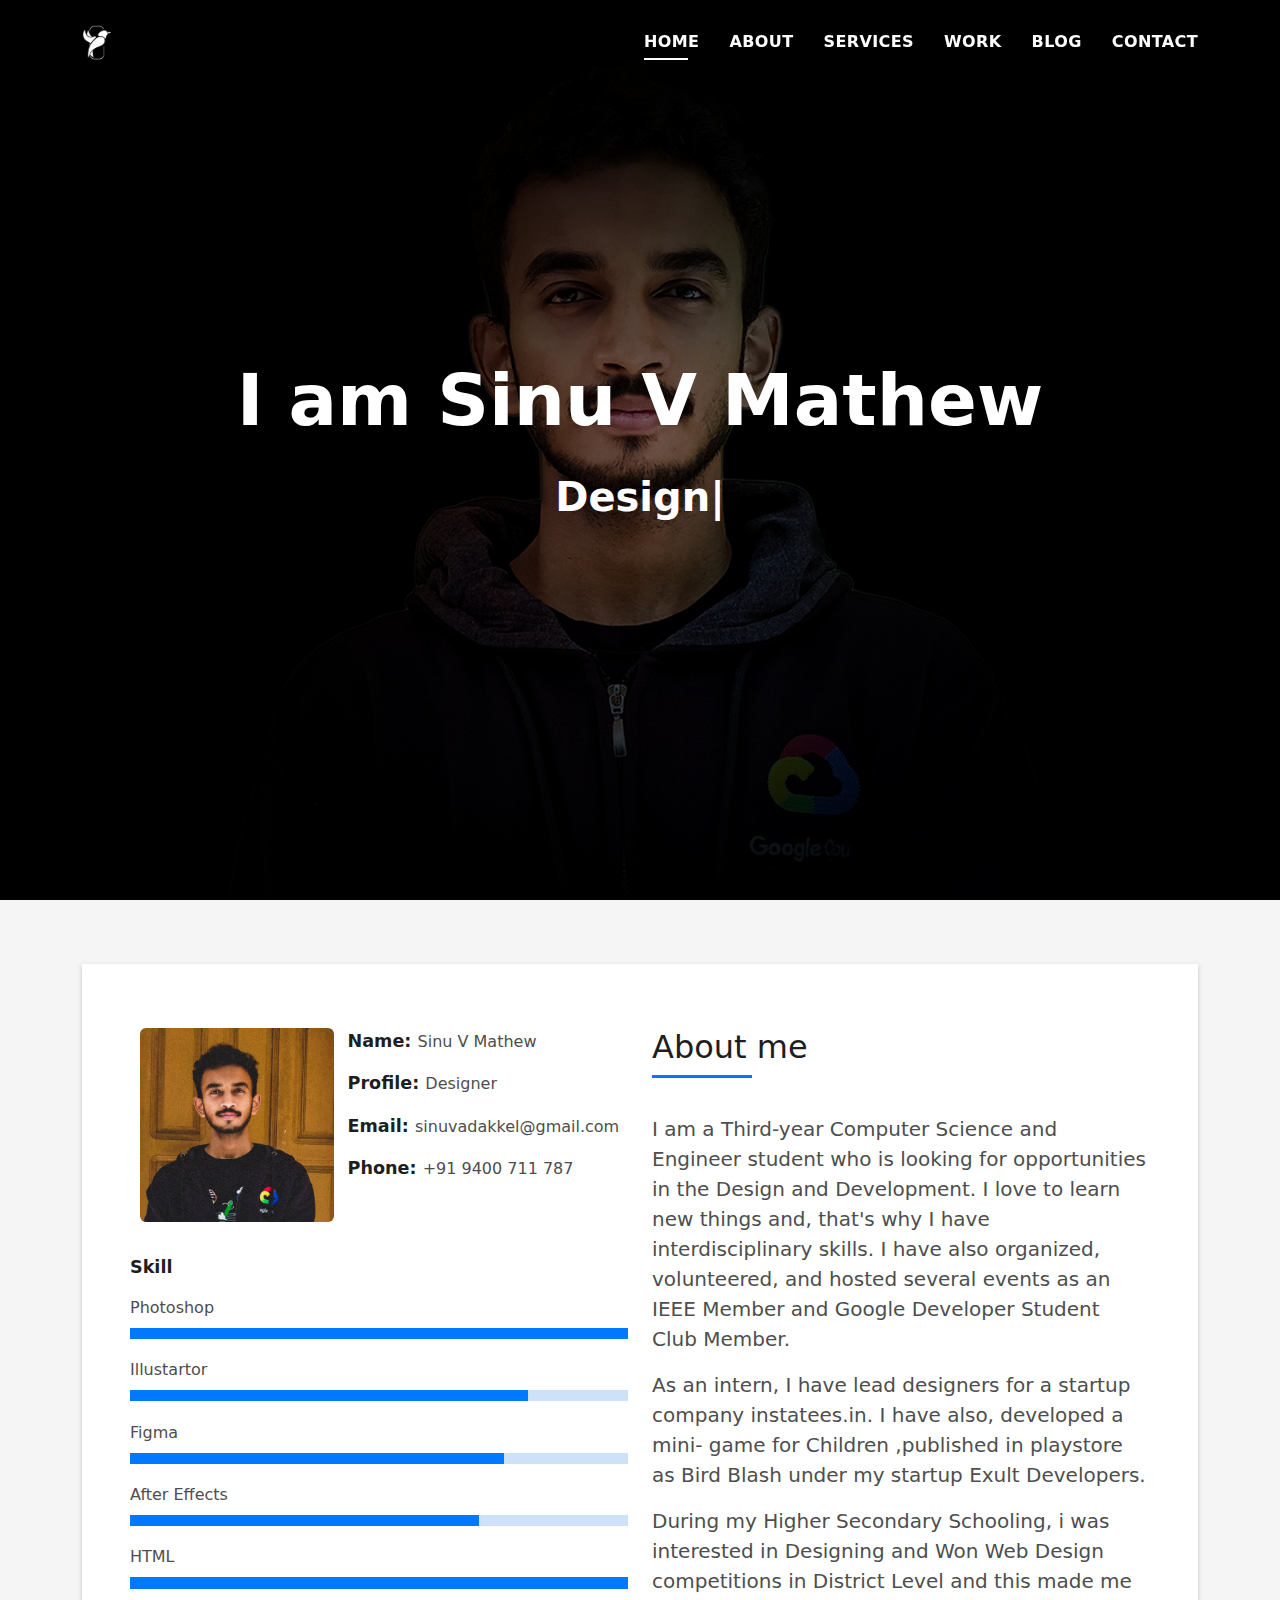
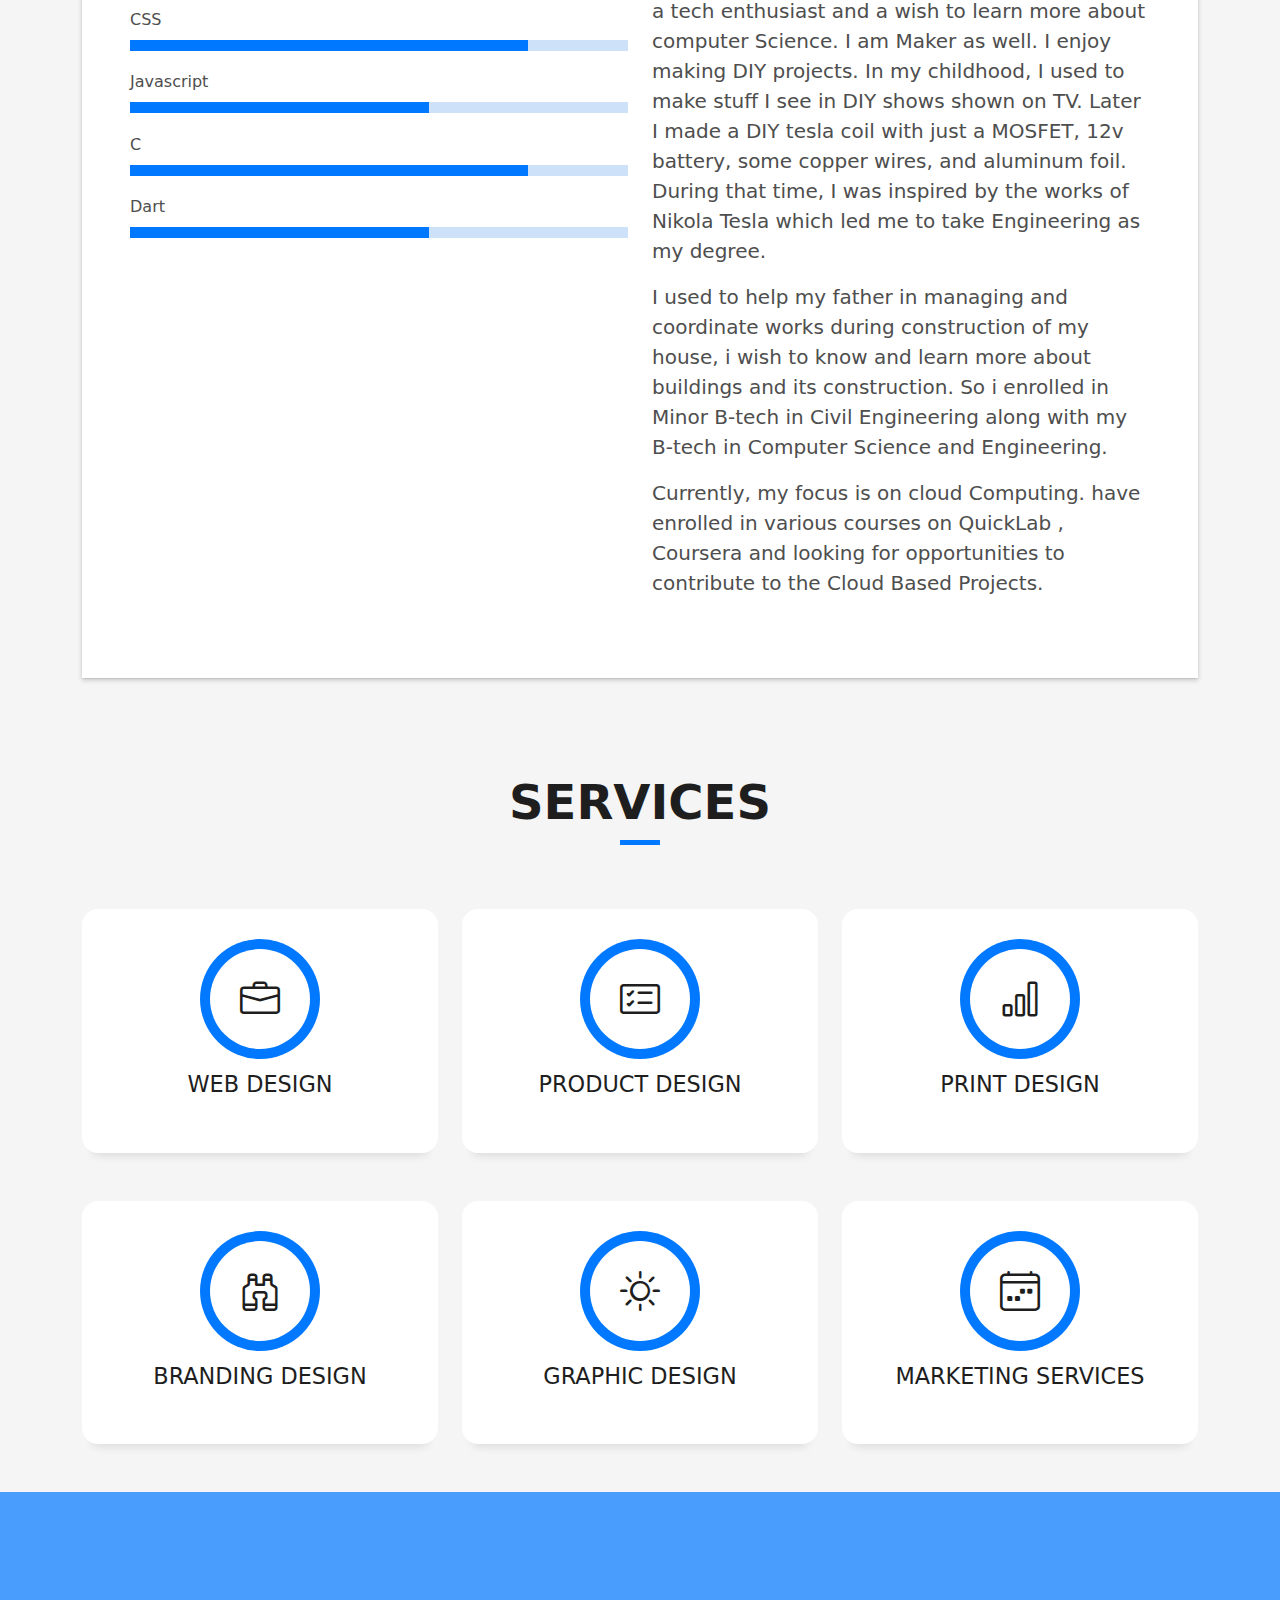
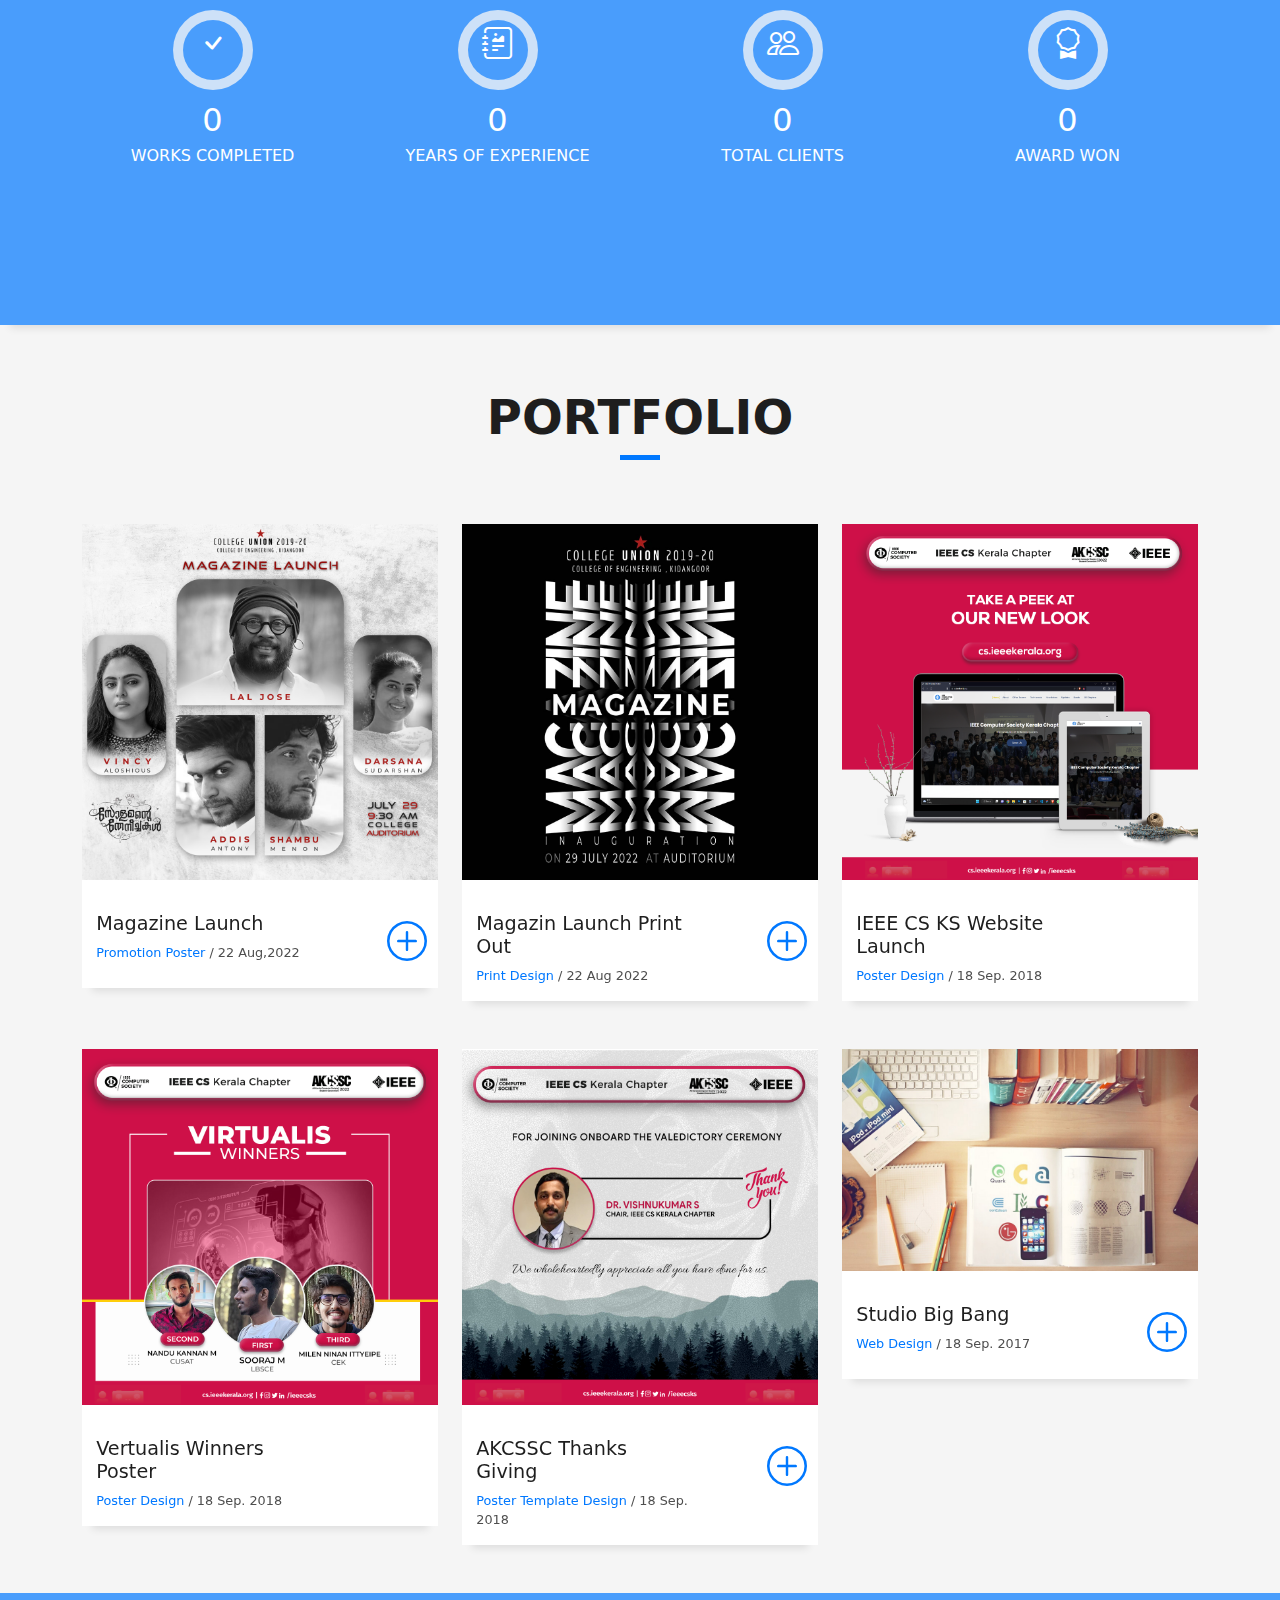
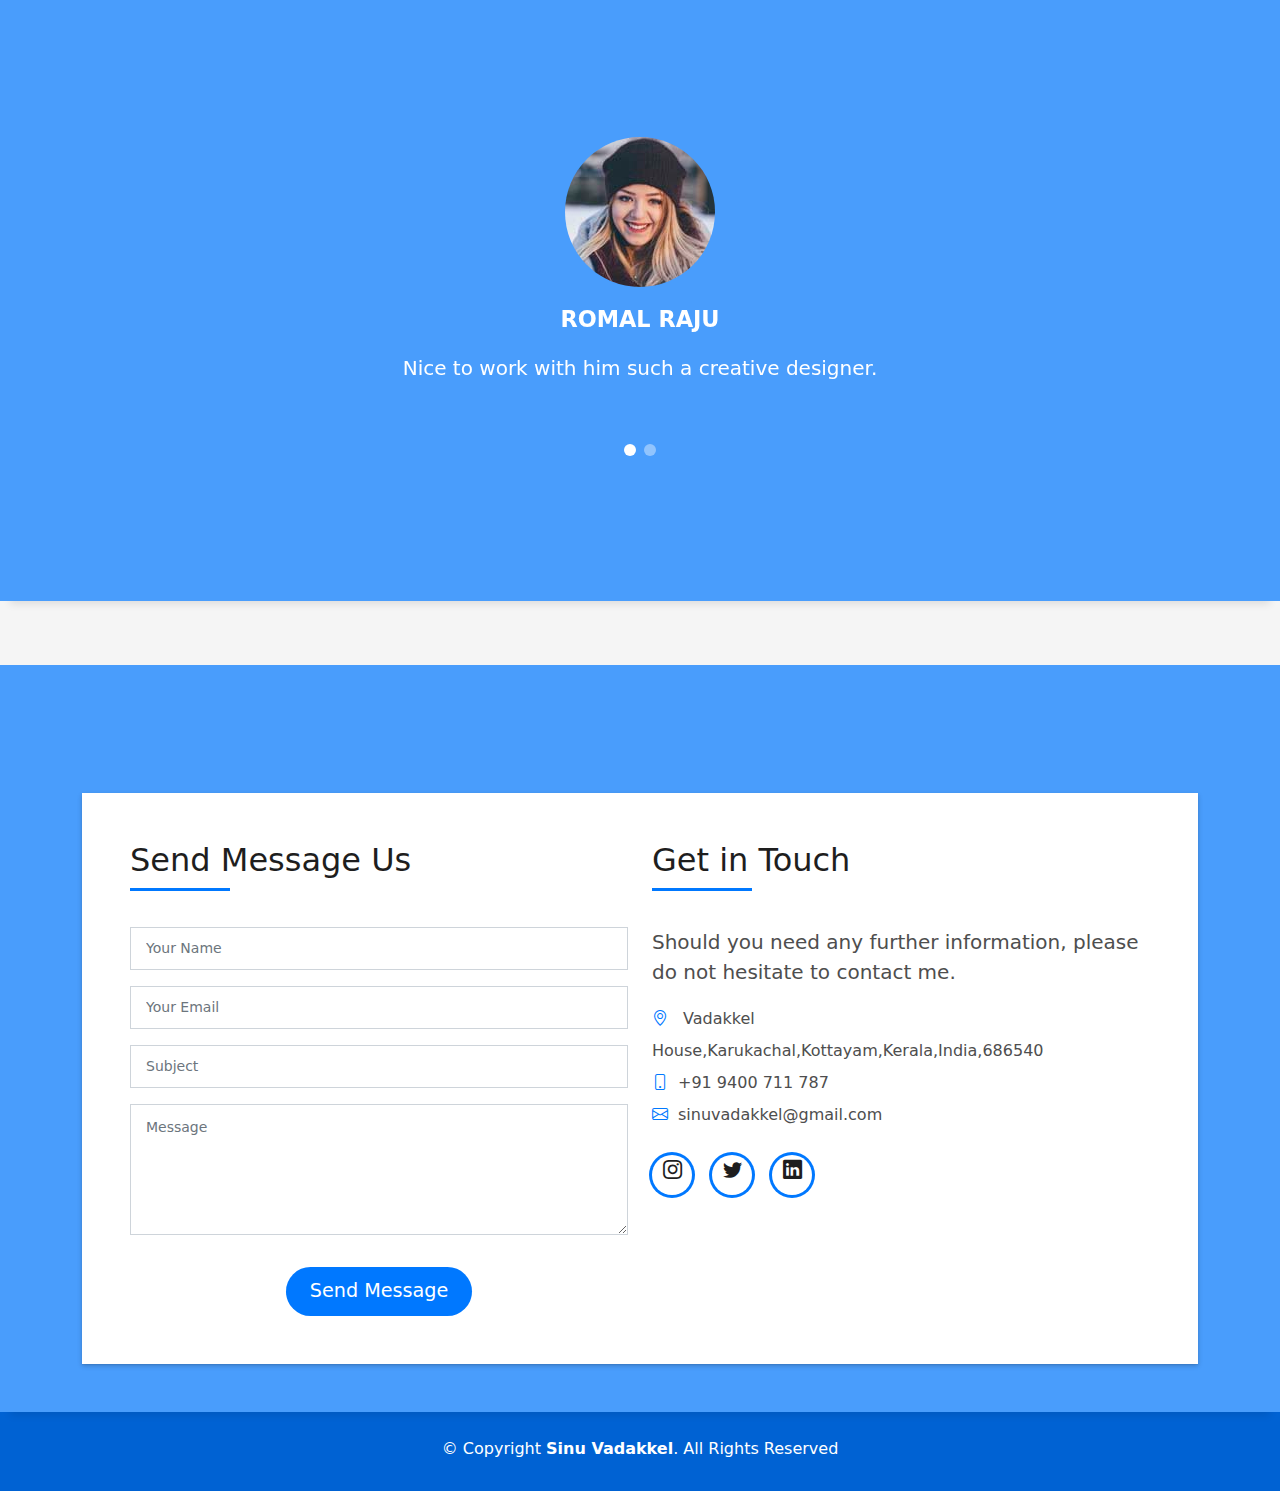
<file: index.html>
<!DOCTYPE html>
<html lang="en">

<head>
  <meta charset="utf-8">
  <meta content="width=device-width, initial-scale=1.0" name="viewport">

  <title>Portfolio of Sinu V Mathew</title>
  <meta content="" name="description">
  <meta content="" name="keywords">

  <!-- Favicons -->
  <link href="assets/img/favicon.png" rel="icon">
  <link href="assets/img/apple-touch-icon.png" rel="apple-touch-icon">

  <!-- Vendor CSS Files -->
  <link href="assets/vendor/bootstrap/css/bootstrap.min.css" rel="stylesheet">
  <link href="assets/vendor/bootstrap-icons/bootstrap-icons.css" rel="stylesheet">
  <link href="assets/vendor/glightbox/css/glightbox.min.css" rel="stylesheet">
  <link href="assets/vendor/swiper/swiper-bundle.min.css" rel="stylesheet">

  <!-- Template Main CSS File -->
  <link href="assets/css/style.css" rel="stylesheet">

  
</head>

<body>

  <!-- ======= Header ======= -->
  <header id="header" class="fixed-top">
    <div class="container d-flex align-items-center justify-content-between">

      
      <a href="index.html" class="logo"><img src="assets/img/logo.png" alt="" class="img-fluid"></a>

      <nav id="navbar" class="navbar">
        <ul>
          <li><a class="nav-link scrollto active" href="#hero">Home</a></li>
          <li><a class="nav-link scrollto" href="#about">About</a></li>
          <li><a class="nav-link scrollto" href="#services">Services</a></li>
          <li><a class="nav-link scrollto " href="#work">Work</a></li>
          <li><a class="nav-link scrollto " href="#blog">Blog</a></li>
          
          <li><a class="nav-link scrollto" href="#contact">Contact</a></li>
        </ul>
        <i class="bi bi-list mobile-nav-toggle"></i>
      </nav><!-- .navbar -->

    </div>
  </header><!-- End Header -->

  <!-- ======= Hero Section ======= -->
  <div id="hero" class="hero route bg-image" style="background-image: url(assets/img/hero.jpg)">
    <div class="overlay-itro"></div>
    <div class="hero-content display-table">
      <div class="table-cell">
        <div class="container">
          <!--<p class="display-6 color-d">Hello, world!</p>-->
          <h1 class="hero-title mb-4">I am Sinu V Mathew</h1>
          <p class="hero-subtitle"><span class="typed" data-typed-items="Designer, Developer, Freelancer, Photographer"></span></p>
          <!-- <p class="pt-3"><a class="btn btn-primary btn js-scroll px-4" href="#about" role="button">Learn More</a></p> -->
        </div>
      </div>
    </div>
  </div><!-- End Hero Section -->

  <main id="main">

    <!-- ======= About Section ======= -->
    <section id="about" class="about-mf sect-pt4 route">
      <div class="container">
        <div class="row">
          <div class="col-sm-12">
            <div class="box-shadow-full">
              <div class="row">
                <div class="col-md-6">
                  <div class="row">
                    <div class="col-sm-6 col-md-5">
                      <div class="about-img">
                        <img src="assets/img/testimonial-2.jpeg" class="img-fluid rounded b-shadow-a" alt="">
                      </div>
                    </div>
                    <div class="col-sm-6 col-md-7">
                      <div class="about-info">
                        <p><span class="title-s">Name: </span> <span>Sinu V Mathew</span></p>
                        <p><span class="title-s">Profile: </span> <span>Designer</span></p>
                        <p><span class="title-s">Email: </span> <span>sinuvadakkel@gmail.com</span></p>
                        <p><span class="title-s">Phone: </span> <span>+91 9400 711 787</span></p>
                      </div>
                    </div>
                  </div>
                  <div class="skill-mf">
                    <p class="title-s">Skill</p>
                    <span>Photoshop</span> <span class="pull-right"></span>
                    <div class="progress">
                      <div class="progress-bar" role="progressbar" style="width: 100%;" aria-valuenow="100" aria-valuemin="0" aria-valuemax="100"></div>
                    </div>
                    
                    <span>Illustartor</span> <span class="pull-right"></span>
                    <div class="progress">
                      <div class="progress-bar" role="progressbar" style="width: 80%;" aria-valuenow="80" aria-valuemin="0" aria-valuemax="100"></div>
                    </div>
                    
                    <span>Figma</span> <span class="pull-right"></span>
                    <div class="progress">
                      <div class="progress-bar" role="progressbar" style="width: 75%" aria-valuenow="75" aria-valuemin="0" aria-valuemax="100"></div>
                    </div>
                    <span>After Effects</span> <span class="pull-right"></span>
                    <div class="progress">
                      <div class="progress-bar" role="progressbar" style="width: 70%;" aria-valuenow="70" aria-valuemin="0" aria-valuemax="100"></div>
                    </div>
                    <span>HTML</span> <span class="pull-right"></span>
                    <div class="progress">
                      <div class="progress-bar" role="progressbar" style="width: 100%" aria-valuenow="100" aria-valuemin="0" aria-valuemax="100"></div>
                    </div>
                    <span>CSS</span> <span class="pull-right"></span>
                    <div class="progress">
                      <div class="progress-bar" role="progressbar" style="width: 80%" aria-valuenow="80" aria-valuemin="0" aria-valuemax="100"></div>
                    </div>
                    <span>Javascript</span> <span class="pull-right"></span>
                    <div class="progress">
                      <div class="progress-bar" role="progressbar" style="width: 60%;" aria-valuenow="60" aria-valuemin="0" aria-valuemax="100"></div>
                    </div>
                    <span>C</span> <span class="pull-right"></span>
                    <div class="progress">
                      <div class="progress-bar" role="progressbar" style="width: 80%;" aria-valuenow="80" aria-valuemin="0" aria-valuemax="100"></div>
                    </div>
                    <span>Dart</span> <span class="pull-right"></span>
                    <div class="progress">
                      <div class="progress-bar" role="progressbar" style="width: 60%" aria-valuenow="60" aria-valuemin="0" aria-valuemax="100"></div>
                    </div>
                  </div>
                </div>
                <div class="col-md-6">
                  <div class="about-me pt-4 pt-md-0">
                    <div class="title-box-2">
                      <h5 class="title-left">
                        About me
                      </h5>
                    </div>
                    <p class="lead">
                      I am a Third-year Computer Science and Engineer student who is looking for opportunities in the Design and Development. 
                      I love to learn new things and, that's why I have interdisciplinary skills. I have also organized, volunteered, 
                      and hosted several events as an IEEE Member and Google Developer Student Club Member.
                    </p>
                    <p class="lead">
                      As an intern, I have lead designers for a startup company instatees.in.
                       I have also, developed a mini- game for Children ,published in playstore as Bird Blash under 
                       my startup Exult Developers.
                      </p>
                    <p class="lead">
                      During my Higher Secondary Schooling, i was interested in Designing and Won Web Design competitions 
                      in District Level and this made me a tech enthusiast and a wish to learn more about computer Science.
                      I am Maker as well. I enjoy making DIY projects. In my childhood, 
                      I used to make stuff I see in DIY shows shown on TV. Later I made a DIY tesla coil with just a MOSFET, 
                      12v battery, some copper wires, and aluminum foil. During that time, 
                      I was inspired by the works of Nikola Tesla which led me to take Engineering as my degree.
                    </p>
                    <p class="lead">
                      I used to help my father in managing and coordinate works during construction of my house, 
                      i wish to know and learn more about buildings and its construction. 
                      So i enrolled in Minor B-tech in Civil Engineering along with my B-tech in Computer Science and Engineering.

                    </p>
                    <p class="lead">
                      Currently, my focus is on cloud Computing. have enrolled in various courses on QuickLab , 
                      Coursera and looking for opportunities to contribute to the Cloud Based Projects.
                    </p>
                  </div>
                </div>
              </div>
            </div>
          </div>
        </div>
      </div>
    </section><!-- End About Section -->

    <!-- ======= Services Section ======= -->
    <section id="services" class="services-mf pt-5 route">
      <div class="container">
        <div class="row">
          <div class="col-sm-12">
            <div class="title-box text-center">
              <h3 class="title-a">
                Services
              </h3>
              
              <div class="line-mf"></div>
            </div>
          </div>
        </div>
        <div class="row">
          <div class="col-md-4">
            <div class="service-box">
              <div class="service-ico">
                <span class="ico-circle"><i class="bi bi-briefcase"></i></span>
              </div>
              <div class="service-content">
                <h2 class="s-title">Web Design</h2>
                
              </div>
            </div>
          </div>
          <div class="col-md-4">
            <div class="service-box">
              <div class="service-ico">
                <span class="ico-circle"><i class="bi bi-card-checklist"></i></span>
              </div>
              <div class="service-content">
                <h2 class="s-title">Product design</h2>
                
              </div>
            </div>
          </div>
          <div class="col-md-4">
            <div class="service-box">
              <div class="service-ico">
                <span class="ico-circle"><i class="bi bi-bar-chart"></i></span>
              </div>
              <div class="service-content">
                <h2 class="s-title">Print design</h2>
                
              </div>
            </div>
          </div>
          <div class="col-md-4">
            <div class="service-box">
              <div class="service-ico">
                <span class="ico-circle"><i class="bi bi-binoculars"></i></span>
              </div>
              <div class="service-content">
                <h2 class="s-title">Branding design</h2>
                
              </div>
            </div>
          </div>
          <div class="col-md-4">
            <div class="service-box">
              <div class="service-ico">
                <span class="ico-circle"><i class="bi bi-brightness-high"></i></span>
              </div>
              <div class="service-content">
                <h2 class="s-title">Graphic Design</h2>
                
              </div>
            </div>
          </div>
          <div class="col-md-4">
            <div class="service-box">
              <div class="service-ico">
                <span class="ico-circle"><i class="bi bi-calendar4-week"></i></span>
              </div>
              <div class="service-content">
                <h2 class="s-title">Marketing Services</h2>
                
              </div>
            </div>
          </div>

          <!-- with discription type
          <div class="col-md-4">
            <div class="service-box">
              <div class="service-ico">
                <span class="ico-circle"><i class="bi bi-binoculars"></i></span>
              </div>
              <div class="service-content">
                <h2 class="s-title">Responsive Design</h2>
                <p class="s-description text-center">
                  Lorem ipsum dolor sit amet consectetur adipisicing elit. Magni adipisci eaque autem fugiat! Quia,
                  provident vitae! Magni
                  tempora perferendis eum non provident.
                </p>
              </div>
            </div>
          </div> -->

        </div>
      </div>
    </section><!-- End Services Section -->

    <!-- ======= Counter Section ======= -->
    <div class="section-counter paralax-mf bg-image" style="background-image: url(assets/img/counters-bg.jpg)">
      <div class="overlay-mf"></div>
      <div class="container position-relative">
        <div class="row">
          <div class="col-sm-3 col-lg-3">
            <div class="counter-box counter-box pt-4 pt-md-0">
              <div class="counter-ico">
                <span class="ico-circle"><i class="bi bi-check"></i></span>
              </div>
              <div class="counter-num">
                <p data-purecounter-start="0" data-purecounter-end="86" data-purecounter-duration="1" class="counter purecounter"></p>
                <span class="counter-text">WORKS COMPLETED</span>
              </div>
            </div>
          </div>
          <div class="col-sm-3 col-lg-3">
            <div class="counter-box pt-4 pt-md-0">
              <div class="counter-ico">
                <span class="ico-circle"><i class="bi bi-journal-richtext"></i></span>
              </div>
              <div class="counter-num">
                <p data-purecounter-start="0" data-purecounter-end="8" data-purecounter-duration="1" class="counter purecounter"></p>
                <span class="counter-text">YEARS OF EXPERIENCE</span>
              </div>
            </div>
          </div>
          <div class="col-sm-3 col-lg-3">
            <div class="counter-box pt-4 pt-md-0">
              <div class="counter-ico">
                <span class="ico-circle"><i class="bi bi-people"></i></span>
              </div>
              <div class="counter-num">
                <p data-purecounter-start="0" data-purecounter-end="21" data-purecounter-duration="1" class="counter purecounter"></p>
                <span class="counter-text">TOTAL CLIENTS</span>
              </div>
            </div>
          </div>
          <div class="col-sm-3 col-lg-3">
            <div class="counter-box pt-4 pt-md-0">
              <div class="counter-ico">
                <span class="ico-circle"><i class="bi bi-award"></i></span>
              </div>
              <div class="counter-num">
                <p data-purecounter-start="0" data-purecounter-end="7" data-purecounter-duration="1" class="counter purecounter"></p>
                <span class="counter-text">AWARD WON</span>
              </div>
            </div>
          </div>
        </div>
      </div>
    </div><!-- End Counter Section -->

    <!-- ======= Portfolio Section ======= -->
    <section id="work" class="portfolio-mf sect-pt4 route">
      <div class="container">
        <div class="row">
          <div class="col-sm-12">
            <div class="title-box text-center">
              <h3 class="title-a">
                Portfolio
              </h3>
              
              <div class="line-mf"></div>
            </div>
          </div>
        </div>
        <div class="row">

          <div class="col-md-4">
            <div class="work-box">
              <a href="mag.html" data-gallery="portfolioGallery" >
                <div class="work-img">
                  <img src="assets/img/work-1.png" alt="" class="img-fluid">
                </div>
              </a>
              <div class="work-content">
                <div class="row">
                  <div class="col-sm-8">
                    <h2 class="w-title">Magazine Launch</h2>
                    <div class="w-more">
                      <span class="w-ctegory">Promotion Poster</span> / <span class="w-date">22 Aug,2022</span>
                    </div>
                  </div>
                  <div class="col-sm-4">
                    <div class="w-like">
                      <a href="mag.html"> <span class="bi bi-plus-circle"></span></a>
                    </div>
                  </div>
                </div>
              </div>
            </div>
          </div>

          <div class="col-md-4">
            <div class="work-box">
              <a href="magprint.html" data-gallery="portfolioGallery" >
                <div class="work-img">
                  <img src="assets/img/work-2.png" alt="" class="img-fluid">
                </div>
              </a>
              <div class="work-content">
                <div class="row">
                  <div class="col-sm-8">
                    <h2 class="w-title">Magazin Launch Print Out</h2>
                    <div class="w-more">
                      <span class="w-ctegory">Print Design</span> / <span class="w-date">22 Aug 2022</span>
                    </div>
                  </div>
                  <div class="col-sm-4">
                    <div class="w-like">
                      <a href="magprint.html"> <span class="bi bi-plus-circle"></span></a>
                    </div>
                  </div>
                </div>
              </div>
            </div>
          </div>

          <div class="col-md-4">
            <div class="work-box">
              <a href="assets/img/WEBSITE.png" data-gallery="portfolioGallery" class="portfolio-lightbox">
                <div class="work-img">
                  <img src="assets/img/WEBSITE.png" alt="" class="img-fluid">
                </div>
              </a>
              <div class="work-content">
                <div class="row">
                  <div class="col-sm-8">
                    <h2 class="w-title">IEEE CS KS Website Launch </h2>
                    <div class="w-more">
                      <span class="w-ctegory">Poster Design</span> / <span class="w-date">18 Sep. 2018</span>
                    </div>
                  </div>
                  
                </div>
              </div>
            </div>
          </div>

          <div class="col-md-4">
            <div class="work-box">
              <a href="assets/img/VERTUALIS.png" data-gallery="portfolioGallery" class="portfolio-lightbox">
                <div class="work-img">
                  <img src="assets/img/VERTUALIS.png" alt="" class="img-fluid">
                </div>
              </a>
              <div class="work-content">
                <div class="row">
                  <div class="col-sm-8">
                    <h2 class="w-title">Vertualis Winners Poster</h2>
                    <div class="w-more">
                      <span class="w-ctegory">Poster Design</span> / <span class="w-date">18 Sep. 2018</span>
                    </div>
                  </div>
                  
                </div>
              </div>
            </div>
          </div>
          <div class="col-md-4">
            <div class="work-box">
              <a href="akthank.html" data-gallery="portfolioGallery"  >
                <div class="work-img">
                  <img src="assets/img/akcssc/vishnu.png" alt="" class="img-fluid">
                </div>
              </a>
              <div class="work-content">
                <div class="row">
                  <div class="col-sm-8">
                    <h2 class="w-title">AKCSSC Thanks Giving</h2>
                    <div class="w-more">
                      <span class="w-ctegory">Poster Template Design</span> / <span class="w-date">18 Sep. 2018</span>
                    </div>
                  </div>
                  <div class="col-sm-4">
                    <div class="w-like">
                      <a href="akthank.html"> <span class="bi bi-plus-circle"></span></a>
                    </div>
                  </div>
                </div>
              </div>
            </div>
          </div>
          <div class="col-md-4">
            <div class="work-box">
              <a href="assets/img/work-6.jpg" data-gallery="portfolioGallery" class="portfolio-lightbox">
                <div class="work-img">
                  <img src="assets/img/work-6.jpg" alt="" class="img-fluid">
                </div>
              </a>
              <div class="work-content">
                <div class="row">
                  <div class="col-sm-8">
                    <h2 class="w-title">Studio Big Bang</h2>
                    <div class="w-more">
                      <span class="w-ctegory">Web Design</span> / <span class="w-date">18 Sep. 2017</span>
                    </div>
                  </div>
                  <div class="col-sm-4">
                    <div class="w-like">
                      <a href="portfolio-details.html"> <span class="bi bi-plus-circle"></span></a>
                    </div>
                  </div>
                </div>
              </div>
            </div>
          </div>

        </div>
      </div>
    </section><!-- End Portfolio Section -->

    <!-- ======= Testimonials Section ======= -->
    <div class="testimonials paralax-mf bg-image" style="background-image: url(assets/img/overlay-bg.jpg)">
      <div class="overlay-mf"></div>
      <div class="container">
        <div class="row">
          <div class="col-md-12">

            <div class="testimonials-slider swiper" data-aos="fade-up" data-aos-delay="100">
              <div class="swiper-wrapper">

                <div class="swiper-slide">
                  <div class="testimonial-box">
                    <div class="author-test">
                      <img src="assets/img/testimonial-4.jpg" alt="" class="rounded-circle b-shadow-a">
                      <span class="author">Romal Raju</span>
                    </div>
                    <div class="content-test">
                      <p class="description lead">
                        Nice to work with him such a creative designer.
                      </p>
                    </div>
                  </div>
                </div><!-- End testimonial item -->

                <div class="swiper-slide">
                  <div class="testimonial-box">
                    <div class="author-test">
                      <img src="assets/img/testimonial-4.jpg" alt="" class="rounded-circle b-shadow-a">
                      <span class="author">Anandhu Prasad</span>
                    </div>
                    <div class="content-test">
                      <p class="description lead">
                        Sinu was part of my team in ieee cs ks, he is multi talented designer and animator.
                        He is a good Team player and Talented.

                      </p>
                    </div>
                  </div>
                </div><!-- End testimonial item -->
              </div>
              <div class="swiper-pagination"></div>
            </div>

            <!-- <div id="testimonial-mf" class="owl-carousel owl-theme">
          
        </div> -->
          </div>
        </div>
      </div>
    </div><!-- End Testimonials Section -->

    <!-- ======= Blog Section =======
    <section id="blog" class="blog-mf sect-pt4 route">
      <div class="container">
        <div class="row">
          <div class="col-sm-12">
            <div class="title-box text-center">
              <h3 class="title-a">
                Blog
              </h3>
              <p class="subtitle-a">
                Lorem ipsum, dolor sit amet consectetur adipisicing elit.
              </p>
              <div class="line-mf"></div>
            </div>
          </div>
        </div>
        <div class="row">
          <div class="col-md-4">
            <div class="card card-blog">
              <div class="card-img">
                <a href="blog-single.html"><img src="assets/img/post-1.jpg" alt="" class="img-fluid"></a>
              </div>
              <div class="card-body">
                <div class="card-category-box">
                  <div class="card-category">
                    <h6 class="category">Travel</h6>
                  </div>
                </div>
                <h3 class="card-title"><a href="blog-single.html">See more ideas about Travel</a></h3>
                <p class="card-description">
                  Proin eget tortor risus. Pellentesque in ipsum id orci porta dapibus. Praesent sapien massa, convallis
                  a pellentesque nec,
                  egestas non nisi.
                </p>
              </div>
              <div class="card-footer">
                <div class="post-author">
                  <a href="#">
                    <img src="assets/img/testimonial-2.jpg" alt="" class="avatar rounded-circle">
                    <span class="author">Morgan Freeman</span>
                  </a>
                </div>
                <div class="post-date">
                  <span class="bi bi-clock"></span> 10 min
                </div>
              </div>
            </div>
          </div>
          <div class="col-md-4">
            <div class="card card-blog">
              <div class="card-img">
                <a href="blog-single.html"><img src="assets/img/post-2.jpg" alt="" class="img-fluid"></a>
              </div>
              <div class="card-body">
                <div class="card-category-box">
                  <div class="card-category">
                    <h6 class="category">Web Design</h6>
                  </div>
                </div>
                <h3 class="card-title"><a href="blog-single.html">See more ideas about Travel</a></h3>
                <p class="card-description">
                  Proin eget tortor risus. Pellentesque in ipsum id orci porta dapibus. Praesent sapien massa, convallis
                  a pellentesque nec,
                  egestas non nisi.
                </p>
              </div>
              <div class="card-footer">
                <div class="post-author">
                  <a href="#">
                    <img src="assets/img/testimonial-2.jpg" alt="" class="avatar rounded-circle">
                    <span class="author">Morgan Freeman</span>
                  </a>
                </div>
                <div class="post-date">
                  <span class="bi bi-clock"></span> 10 min
                </div>
              </div>
            </div>
          </div>
          <div class="col-md-4">
            <div class="card card-blog">
              <div class="card-img">
                <a href="blog-single.html"><img src="assets/img/post-3.jpg" alt="" class="img-fluid"></a>
              </div>
              <div class="card-body">
                <div class="card-category-box">
                  <div class="card-category">
                    <h6 class="category">Web Design</h6>
                  </div>
                </div>
                <h3 class="card-title"><a href="blog-single.html">See more ideas about Travel</a></h3>
                <p class="card-description">
                  Proin eget tortor risus. Pellentesque in ipsum id orci porta dapibus. Praesent sapien massa, convallis
                  a pellentesque nec,
                  egestas non nisi.
                </p>
              </div>
              <div class="card-footer">
                <div class="post-author">
                  <a href="#">
                    <img src="assets/img/testimonial-2.jpg" alt="" class="avatar rounded-circle">
                    <span class="author">Morgan Freeman</span>
                  </a>
                </div>
                <div class="post-date">
                  <span class="bi bi-clock"></span> 10 min
                </div>
              </div>
            </div>
          </div>
        </div>
      </div>
    </section> End Blog Section -->

    <!-- ======= Contact Section ======= -->
    <section id="contact" class="paralax-mf footer-paralax bg-image sect-mt4 route" 
    style="background-image: url(assets/img/overlay-bg.jpg)">
      <div class="overlay-mf"></div>
      <div class="container">
        <div class="row">
          <div class="col-sm-12">
            <div class="contact-mf">
              <div id="contact" class="box-shadow-full">
                <div class="row">
                  <div class="col-md-6">
                    <div class="title-box-2">
                      <h5 class="title-left">
                        Send Message Us
                      </h5>
                    </div>
                    <div>
                      <form action="forms/contact.php" method="post" role="form" class="php-email-form">
                        <div class="row">
                          <div class="col-md-12 mb-3">
                            <div class="form-group">
                              <input type="text" name="name" class="form-control" id="name" placeholder="Your Name" required>
                            </div>
                          </div>
                          <div class="col-md-12 mb-3">
                            <div class="form-group">
                              <input type="email" class="form-control" name="email" id="email" placeholder="Your Email" required>
                            </div>
                          </div>
                          <div class="col-md-12 mb-3">
                            <div class="form-group">
                              <input type="text" class="form-control" name="subject" id="subject" placeholder="Subject" required>
                            </div>
                          </div>
                          <div class="col-md-12">
                            <div class="form-group">
                              <textarea class="form-control" name="message" rows="5" placeholder="Message" required></textarea>
                            </div>
                          </div>
                          <div class="col-md-12 text-center my-3">
                            <div class="loading">Loading</div>
                            <div class="error-message"></div>
                            <div class="sent-message">Your message has been sent. Thank you!</div>
                          </div>
                          <div class="col-md-12 text-center">
                            <button type="submit" class="button button-a button-big button-rouded">Send Message</button>
                          </div>
                        </div>
                      </form>
                    </div>
                  </div>
                  <div class="col-md-6">
                    <div class="title-box-2 pt-4 pt-md-0">
                      <h5 class="title-left">
                        Get in Touch
                      </h5>
                    </div>
                    <div class="more-info">
                      <p class="lead">
                        Should you need any further information, please do not hesitate to contact me. 
                      </p>
                      <ul class="list-ico">
                        <li><span class="bi bi-geo-alt"></span> Vadakkel House,Karukachal,Kottayam,Kerala,India,686540</li>
                        <li><span class="bi bi-phone"></span>+91 9400 711 787</li>
                        <li><span class="bi bi-envelope"></span>sinuvadakkel@gmail.com</li>
                      </ul>
                    </div>
                    <div class="socials">
                      <ul>
                       
                        <li><a href="https://www.instagram.com/vadakkel_achayan/"><span class="ico-circle">
                          <i class="bi bi-instagram"></i></span></a></li>
                        <li><a href="https://twitter.com/sinuvmathew/">
                          <span class="ico-circle"><i class="bi bi-twitter"></i></span></a></li>
                        <li><a href="https://www.linkedin.com/in/sinuvmathew/"><span class="ico-circle">
                          <i class="bi bi-linkedin"></i></span></a></li>
                          
                      </ul>
                    </div>
                  </div>
                </div>
              </div>
            </div>
          </div>
        </div>
      </div>
    </section><!-- End Contact Section -->

  </main><!-- End #main -->

  <!-- ======= Footer ======= -->
  <footer>
    <div class="container">
      <div class="row">
        <div class="col-sm-12">
          <div class="copyright-box">
            <p class="copyright">&copy; Copyright <strong>Sinu Vadakkel</strong>. All Rights Reserved</p>
            <div class="credits">
              
              
            </div>
          </div>
        </div>
      </div>
    </div>
  </footer><!-- End  Footer -->

  <div id="preloader"></div>
  <a href="#" class="back-to-top d-flex align-items-center justify-content-center"><i class="bi bi-arrow-up-short"></i></a>

  <!-- Vendor JS Files -->
  <script src="assets/vendor/purecounter/purecounter_vanilla.js"></script>
  <script src="assets/vendor/bootstrap/js/bootstrap.bundle.min.js"></script>
  <script src="assets/vendor/glightbox/js/glightbox.min.js"></script>
  <script src="assets/vendor/swiper/swiper-bundle.min.js"></script>
  <script src="assets/vendor/typed.js/typed.min.js"></script>
  <script src="assets/vendor/php-email-form/validate.js"></script>

  <!-- Template Main JS File -->
  <script src="assets/js/main.js"></script>

</body>

</html>
</file>
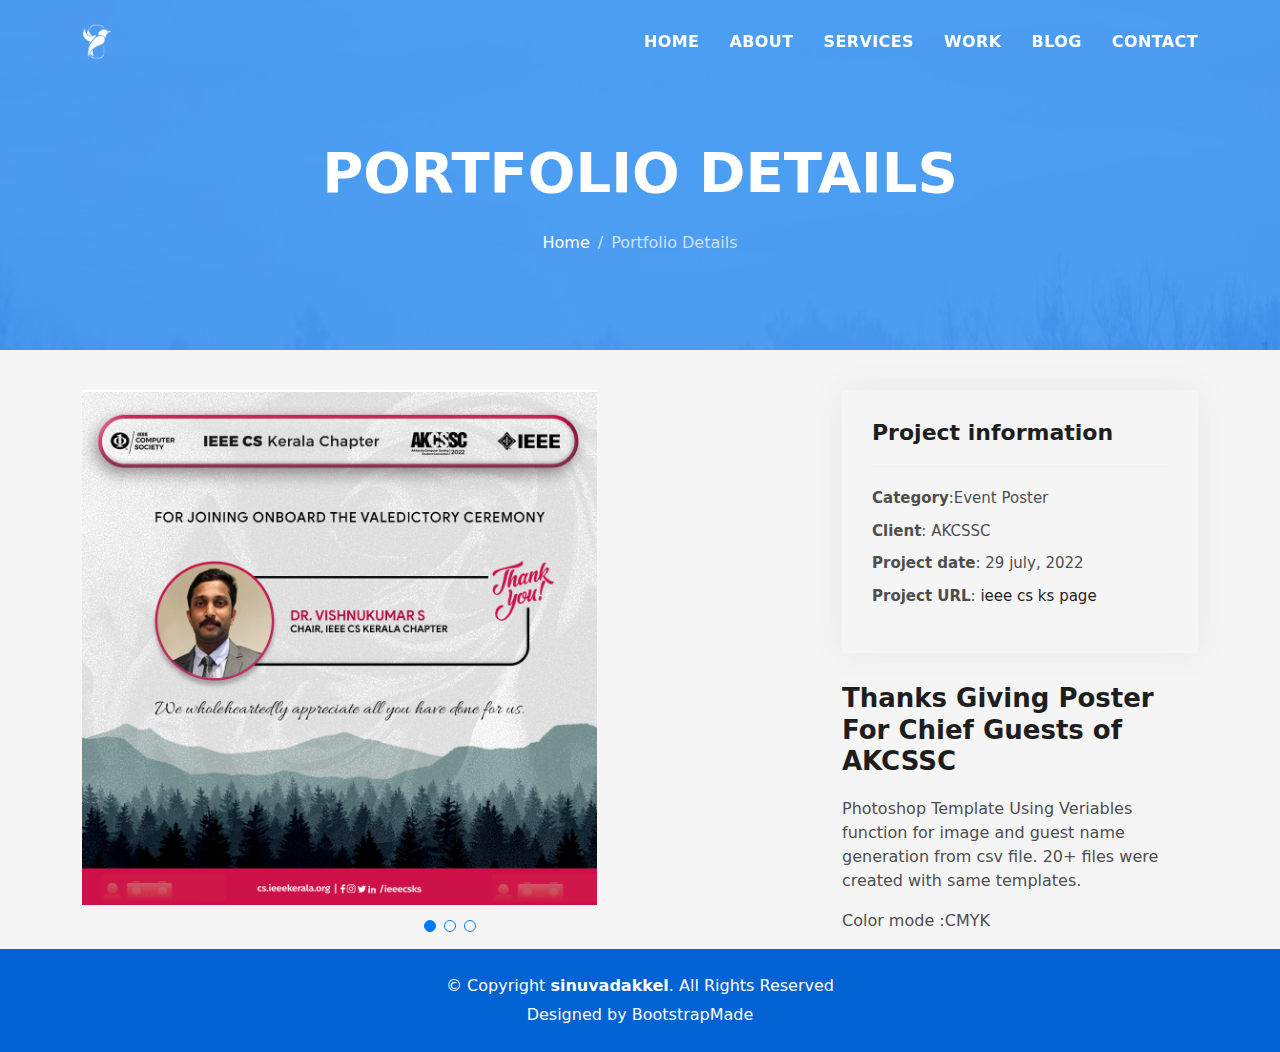
<file: akthank.html>
<!DOCTYPE html>
<html lang="en">

<head>
  <meta charset="utf-8">
  <meta content="width=device-width, initial-scale=1.0" name="viewport">

  <title>My Portfolio</title>
  <meta content="" name="description">
  <meta content="" name="keywords">

  <!-- Favicons -->
  <link href="assets/img/favicon.png" rel="icon">
  <link href="assets/img/apple-touch-icon.png" rel="apple-touch-icon">

  <!-- Vendor CSS Files -->
  <link href="assets/vendor/bootstrap/css/bootstrap.min.css" rel="stylesheet">
  <link href="assets/vendor/bootstrap-icons/bootstrap-icons.css" rel="stylesheet">
  <link href="assets/vendor/glightbox/css/glightbox.min.css" rel="stylesheet">
  <link href="assets/vendor/swiper/swiper-bundle.min.css" rel="stylesheet">

  <!-- Template Main CSS File -->
  <link href="assets/css/style.css" rel="stylesheet">

  <!-- =======================================================
  * Template Name: DevFolio - v4.8.1
  * Template URL: https://bootstrapmade.com/devfolio-bootstrap-portfolio-html-template/
  * Author: BootstrapMade.com
  * License: https://bootstrapmade.com/license/
  ======================================================== -->
</head>

<body>

  <!-- ======= Header ======= -->
  <header id="header" class="fixed-top">
    <div class="container d-flex align-items-center justify-content-between">

      <h1 class="logo"><a href="index.html"><img src="assets/img/logo.png"></a></h1>
      <!-- Uncomment below if you prefer to use an image logo -->
      <!-- <a href="index.html" class="logo"><img src="assets/img/logo.png" alt="" class="img-fluid"></a>-->

      <nav id="navbar" class="navbar">
        <ul>
          <li><a class="nav-link scrollto " href="#hero">Home</a></li>
          <li><a class="nav-link scrollto" href="#about">About</a></li>
          <li><a class="nav-link scrollto" href="#services">Services</a></li>
          <li><a class="nav-link scrollto " href="#work">Work</a></li>
          <li><a class="nav-link scrollto " href="#blog">Blog</a></li>
          
          <li><a class="nav-link scrollto" href="#contact">Contact</a></li>
        </ul>
        <i class="bi bi-list mobile-nav-toggle"></i>
      </nav><!-- .navbar -->

    </div>
  </header><!-- End Header -->

  <div class="hero hero-single route bg-image" style="background-image: url(assets/img/overlay-bg.jpg)">
    <div class="overlay-mf"></div>
    <div class="hero-content display-table">
      <div class="table-cell">
        <div class="container">
          <h2 class="hero-title mb-4">Portfolio Details</h2>
          <ol class="breadcrumb d-flex justify-content-center">
            <li class="breadcrumb-item">
              <a href="#">Home</a>
            </li>
            <li class="breadcrumb-item active">Portfolio Details</li>
          </ol>
        </div>
      </div>
    </div>
  </div>

  <main id="main">

    <!-- ======= Portfolio Details Section ======= -->
    <section id="portfolio-details" class="portfolio-details">
      <div class="container">

        <div class="row gy-4">

          <div class="col-lg-8">
            <div class="portfolio-details-slider swiper">
              <div class="swiper-wrapper align-items-center">

                <div class="swiper-slide">
                  <img src="assets\img\akcssc\vishnu.png" alt="">
                </div>

                <div class="swiper-slide">
                    <img src="assets\img/akcssc/santhosh.png" alt="">
                  </div>

                  <div class="swiper-slide">
                    <img src="assets\img/akcssc/mohammed.png" alt="">
                  </div>


              </div>
              <div class="swiper-pagination"></div>
            </div>
          </div>

          <div class="col-lg-4">
            <div class="portfolio-info">
              <h3>Project information</h3>
              <ul>
                <li><strong>Category</strong>:Event Poster</li>
                <li><strong>Client</strong>: AKCSSC </li>
                <li><strong>Project date</strong>: 29 july, 2022</li>
                <li><strong>Project URL</strong>: <a href="https://instagram.com/ieeecsks"> ieee cs ks page</a></li>
              </ul>
            </div>
            <div class="portfolio-description">
              <h2>Thanks Giving Poster For Chief Guests of AKCSSC </h2>
              <p>
                Photoshop Template Using Veriables function for image and guest name generation from csv file.
                20+ files were created with same templates.
                <p>
                Color mode :CMYK
            </p>
                 </p>
            </div>
          </div>

        </div>

      </div>
    </section><!-- End Portfolio Details Section -->

  </main><!-- End #main -->

  <!-- ======= Footer ======= -->
  <footer>
    <div class="container">
      <div class="row">
        <div class="col-sm-12">
          <div class="copyright-box">
            <p class="copyright">&copy; Copyright <strong>sinuvadakkel</strong>. All Rights Reserved</p>
            <div class="credits">
             
              Designed by <a href="https://bootstrapmade.com/">BootstrapMade</a>
            </div>
          </div>
        </div>
      </div>
    </div>
  </footer><!-- End  Footer -->

  <div id="preloader"></div>
  <a href="#" class="back-to-top d-flex align-items-center justify-content-center"><i class="bi bi-arrow-up-short"></i></a>

  <!-- Vendor JS Files -->
  <script src="assets/vendor/purecounter/purecounter_vanilla.js"></script>
  <script src="assets/vendor/bootstrap/js/bootstrap.bundle.min.js"></script>
  <script src="assets/vendor/glightbox/js/glightbox.min.js"></script>
  <script src="assets/vendor/swiper/swiper-bundle.min.js"></script>
  <script src="assets/vendor/typed.js/typed.min.js"></script>
  <script src="assets/vendor/php-email-form/validate.js"></script>

  <!-- Template Main JS File -->
  <script src="assets/js/main.js"></script>

</body>

</html>
</file>
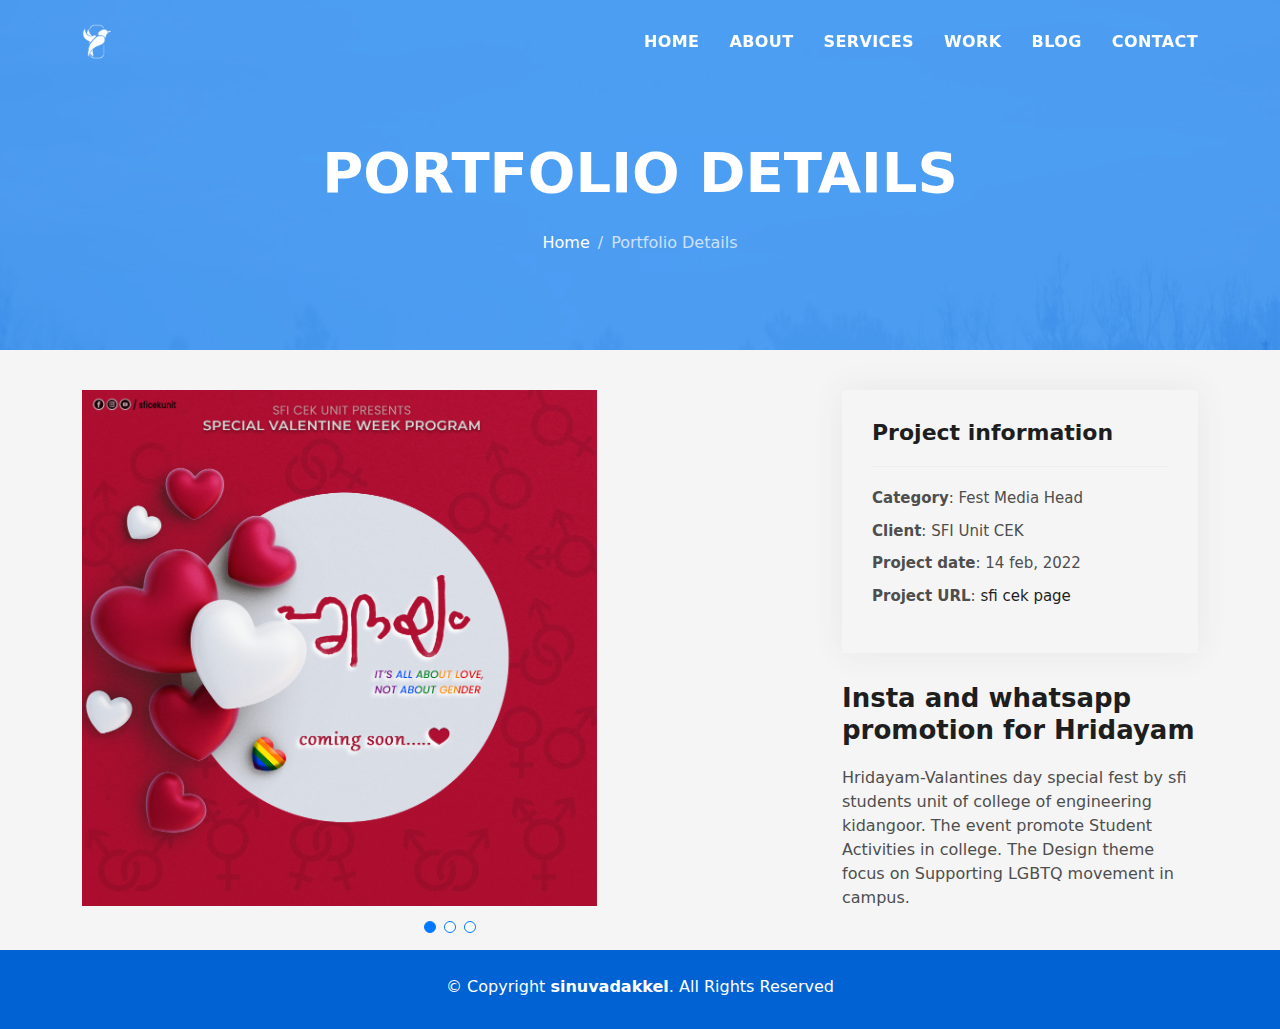
<file: hr.html>
<!DOCTYPE html>
<html lang="en">

<head>
  <meta charset="utf-8">
  <meta content="width=device-width, initial-scale=1.0" name="viewport">

  <title>My Portfolio</title>
  <meta content="" name="description">
  <meta content="" name="keywords">

  <!-- Favicons -->
  <link href="assets/img/favicon.png" rel="icon">
  <link href="assets/img/apple-touch-icon.png" rel="apple-touch-icon">

  <!-- Vendor CSS Files -->
  <link href="assets/vendor/bootstrap/css/bootstrap.min.css" rel="stylesheet">
  <link href="assets/vendor/bootstrap-icons/bootstrap-icons.css" rel="stylesheet">
  <link href="assets/vendor/glightbox/css/glightbox.min.css" rel="stylesheet">
  <link href="assets/vendor/swiper/swiper-bundle.min.css" rel="stylesheet">

  <!-- Template Main CSS File -->
  <link href="assets/css/style.css" rel="stylesheet">

  <!-- =======================================================
  * Template Name: DevFolio - v4.8.1
  * Template URL: https://bootstrapmade.com/devfolio-bootstrap-portfolio-html-template/
  * Author: BootstrapMade.com
  * License: https://bootstrapmade.com/license/
  ======================================================== -->
</head>

<body>

  <!-- ======= Header ======= -->
  <header id="header" class="fixed-top">
    <div class="container d-flex align-items-center justify-content-between">

      <h1 class="logo"><a href="index.html"><img src="assets/img/logo.png"></a></h1>
      <!-- Uncomment below if you prefer to use an image logo -->
      <!-- <a href="index.html" class="logo"><img src="assets/img/logo.png" alt="" class="img-fluid"></a>-->

      <nav id="navbar" class="navbar">
        <ul>
          <li><a class="nav-link scrollto " href="#hero">Home</a></li>
          <li><a class="nav-link scrollto" href="#about">About</a></li>
          <li><a class="nav-link scrollto" href="#services">Services</a></li>
          <li><a class="nav-link scrollto " href="#work">Work</a></li>
          <li><a class="nav-link scrollto " href="#blog">Blog</a></li>
          
          <li><a class="nav-link scrollto" href="#contact">Contact</a></li>
        </ul>
        <i class="bi bi-list mobile-nav-toggle"></i>
      </nav><!-- .navbar -->

    </div>
  </header><!-- End Header -->

  <div class="hero hero-single route bg-image" style="background-image: url(assets/img/overlay-bg.jpg)">
    <div class="overlay-mf"></div>
    <div class="hero-content display-table">
      <div class="table-cell">
        <div class="container">
          <h2 class="hero-title mb-4">Portfolio Details</h2>
          <ol class="breadcrumb d-flex justify-content-center">
            <li class="breadcrumb-item">
              <a href="#">Home</a>
            </li>
            <li class="breadcrumb-item active">Portfolio Details</li>
          </ol>
        </div>
      </div>
    </div>
  </div>

  <main id="main">

    <!-- ======= Portfolio Details Section ======= -->
    <section id="portfolio-details" class="portfolio-details">
      <div class="container">

        <div class="row gy-4">

          <div class="col-lg-8">
            <div class="portfolio-details-slider swiper">
              <div class="swiper-wrapper align-items-center">

                <div class="swiper-slide">
                  <img src="assets/img/sfi/soon.png" alt="">
                </div>

                <div class="swiper-slide">
                  <img src="assets/img/sfi/voice.png" alt="">
                </div>

                <div class="swiper-slide">
                  <img src="assets/img/sfi/whe.png" alt="">
                </div>

              </div>
              <div class="swiper-pagination"></div>
            </div>
          </div>

          <div class="col-lg-4">
            <div class="portfolio-info">
              <h3>Project information</h3>
              <ul>
                <li><strong>Category</strong>: Fest Media Head</li>
                <li><strong>Client</strong>: SFI Unit CEK</li>
                <li><strong>Project date</strong>: 14 feb, 2022</li>
                <li><strong>Project URL</strong>: <a href="https://instagram.com/cekunion_19_20?igshid=YmMyMTA2M2Y">sfi cek page</a></li>
              </ul>
            </div>
            <div class="portfolio-description">
              <h2>Insta and whatsapp promotion for Hridayam</h2>
              <p>
                Hridayam-Valantines day special fest by sfi students unit of college of engineering kidangoor. 
                The event promote Student Activities in college. The Design theme focus on Supporting LGBTQ movement in campus.
                 
               </p>
            </div>
          </div>

        </div>

      </div>
    </section><!-- End Portfolio Details Section -->

  </main><!-- End #main -->

  <!-- ======= Footer ======= -->
  <footer>
    <div class="container">
      <div class="row">
        <div class="col-sm-12">
          <div class="copyright-box">
            <p class="copyright">&copy; Copyright <strong>sinuvadakkel</strong>. All Rights Reserved</p>
            
             
              
            </div>
          </div>
        </div>
      </div>
    </div>
  </footer><!-- End  Footer -->

  <div id="preloader"></div>
  <a href="#" class="back-to-top d-flex align-items-center justify-content-center"><i class="bi bi-arrow-up-short"></i></a>

  <!-- Vendor JS Files -->
  <script src="assets/vendor/purecounter/purecounter_vanilla.js"></script>
  <script src="assets/vendor/bootstrap/js/bootstrap.bundle.min.js"></script>
  <script src="assets/vendor/glightbox/js/glightbox.min.js"></script>
  <script src="assets/vendor/swiper/swiper-bundle.min.js"></script>
  <script src="assets/vendor/typed.js/typed.min.js"></script>
  <script src="assets/vendor/php-email-form/validate.js"></script>

  <!-- Template Main JS File -->
  <script src="assets/js/main.js"></script>

</body>

</html>
</file>
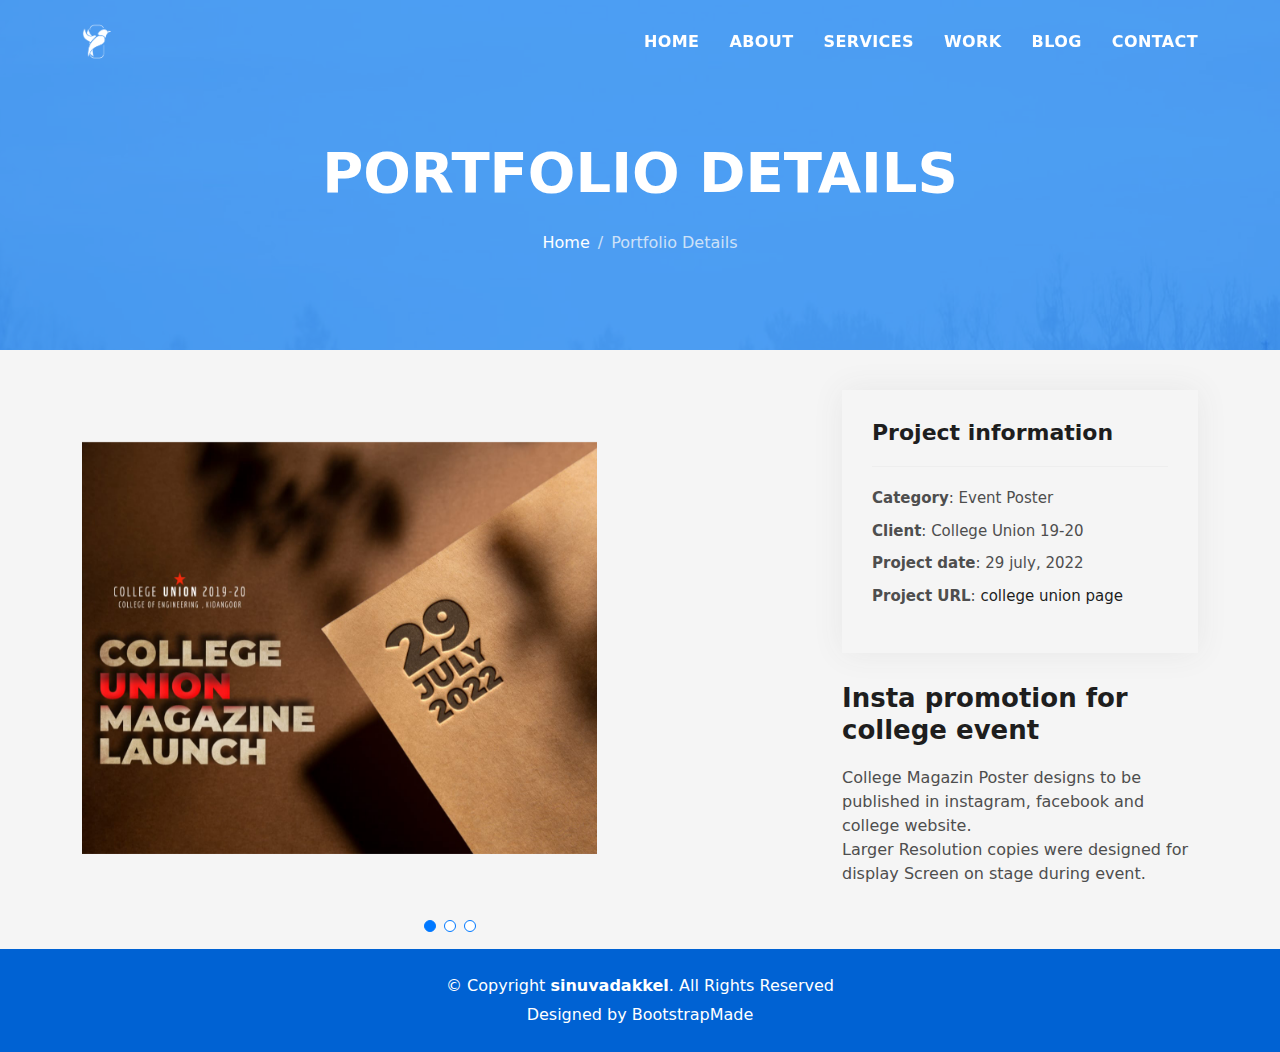
<file: mag.html>
<!DOCTYPE html>
<html lang="en">

<head>
  <meta charset="utf-8">
  <meta content="width=device-width, initial-scale=1.0" name="viewport">

  <title>My Portfolio</title>
  <meta content="" name="description">
  <meta content="" name="keywords">

  <!-- Favicons -->
  <link href="assets/img/favicon.png" rel="icon">
  <link href="assets/img/apple-touch-icon.png" rel="apple-touch-icon">

  <!-- Vendor CSS Files -->
  <link href="assets/vendor/bootstrap/css/bootstrap.min.css" rel="stylesheet">
  <link href="assets/vendor/bootstrap-icons/bootstrap-icons.css" rel="stylesheet">
  <link href="assets/vendor/glightbox/css/glightbox.min.css" rel="stylesheet">
  <link href="assets/vendor/swiper/swiper-bundle.min.css" rel="stylesheet">

  <!-- Template Main CSS File -->
  <link href="assets/css/style.css" rel="stylesheet">

  <!-- =======================================================
  * Template Name: DevFolio - v4.8.1
  * Template URL: https://bootstrapmade.com/devfolio-bootstrap-portfolio-html-template/
  * Author: BootstrapMade.com
  * License: https://bootstrapmade.com/license/
  ======================================================== -->
</head>

<body>

  <!-- ======= Header ======= -->
  <header id="header" class="fixed-top">
    <div class="container d-flex align-items-center justify-content-between">

      <h1 class="logo"><a href="index.html"><img src="assets/img/logo.png"></a></h1>
      <!-- Uncomment below if you prefer to use an image logo -->
      <!-- <a href="index.html" class="logo"><img src="assets/img/logo.png" alt="" class="img-fluid"></a>-->

      <nav id="navbar" class="navbar">
        <ul>
          <li><a class="nav-link scrollto " href="#hero">Home</a></li>
          <li><a class="nav-link scrollto" href="#about">About</a></li>
          <li><a class="nav-link scrollto" href="#services">Services</a></li>
          <li><a class="nav-link scrollto " href="#work">Work</a></li>
          <li><a class="nav-link scrollto " href="#blog">Blog</a></li>
          
          <li><a class="nav-link scrollto" href="#contact">Contact</a></li>
        </ul>
        <i class="bi bi-list mobile-nav-toggle"></i>
      </nav><!-- .navbar -->

    </div>
  </header><!-- End Header -->

  <div class="hero hero-single route bg-image" style="background-image: url(assets/img/overlay-bg.jpg)">
    <div class="overlay-mf"></div>
    <div class="hero-content display-table">
      <div class="table-cell">
        <div class="container">
          <h2 class="hero-title mb-4">Portfolio Details</h2>
          <ol class="breadcrumb d-flex justify-content-center">
            <li class="breadcrumb-item">
              <a href="#">Home</a>
            </li>
            <li class="breadcrumb-item active">Portfolio Details</li>
          </ol>
        </div>
      </div>
    </div>
  </div>

  <main id="main">

    <!-- ======= Portfolio Details Section ======= -->
    <section id="portfolio-details" class="portfolio-details">
      <div class="container">

        <div class="row gy-4">

          <div class="col-lg-8">
            <div class="portfolio-details-slider swiper">
              <div class="swiper-wrapper align-items-center">

                <div class="swiper-slide">
                  <img src="assets/img/portfolio-details-1.jpeg" alt="">
                </div>

                <div class="swiper-slide">
                  <img src="assets/img/portfolio-details-2.jpeg" alt="">
                </div>

                <div class="swiper-slide">
                  <img src="assets/img/work-1.png" alt="">
                </div>

              </div>
              <div class="swiper-pagination"></div>
            </div>
          </div>

          <div class="col-lg-4">
            <div class="portfolio-info">
              <h3>Project information</h3>
              <ul>
                <li><strong>Category</strong>: Event Poster</li>
                <li><strong>Client</strong>: College Union 19-20</li>
                <li><strong>Project date</strong>: 29 july, 2022</li>
                <li><strong>Project URL</strong>: <a href="https://instagram.com/cekunion_19_20?igshid=YmMyMTA2M2Y">college union page</a></li>
              </ul>
            </div>
            <div class="portfolio-description">
              <h2>Insta promotion for college event</h2>
              <p>
                College Magazin Poster designs to be published in instagram, facebook and college website.<br>
                Larger Resolution copies were designed for display Screen on stage during event.  
                 
               </p>
            </div>
          </div>

        </div>

      </div>
    </section><!-- End Portfolio Details Section -->

  </main><!-- End #main -->

  <!-- ======= Footer ======= -->
  <footer>
    <div class="container">
      <div class="row">
        <div class="col-sm-12">
          <div class="copyright-box">
            <p class="copyright">&copy; Copyright <strong>sinuvadakkel</strong>. All Rights Reserved</p>
            <div class="credits">
             
              Designed by <a href="https://bootstrapmade.com/">BootstrapMade</a>
            </div>
          </div>
        </div>
      </div>
    </div>
  </footer><!-- End  Footer -->

  <div id="preloader"></div>
  <a href="#" class="back-to-top d-flex align-items-center justify-content-center"><i class="bi bi-arrow-up-short"></i></a>

  <!-- Vendor JS Files -->
  <script src="assets/vendor/purecounter/purecounter_vanilla.js"></script>
  <script src="assets/vendor/bootstrap/js/bootstrap.bundle.min.js"></script>
  <script src="assets/vendor/glightbox/js/glightbox.min.js"></script>
  <script src="assets/vendor/swiper/swiper-bundle.min.js"></script>
  <script src="assets/vendor/typed.js/typed.min.js"></script>
  <script src="assets/vendor/php-email-form/validate.js"></script>

  <!-- Template Main JS File -->
  <script src="assets/js/main.js"></script>

</body>

</html>
</file>
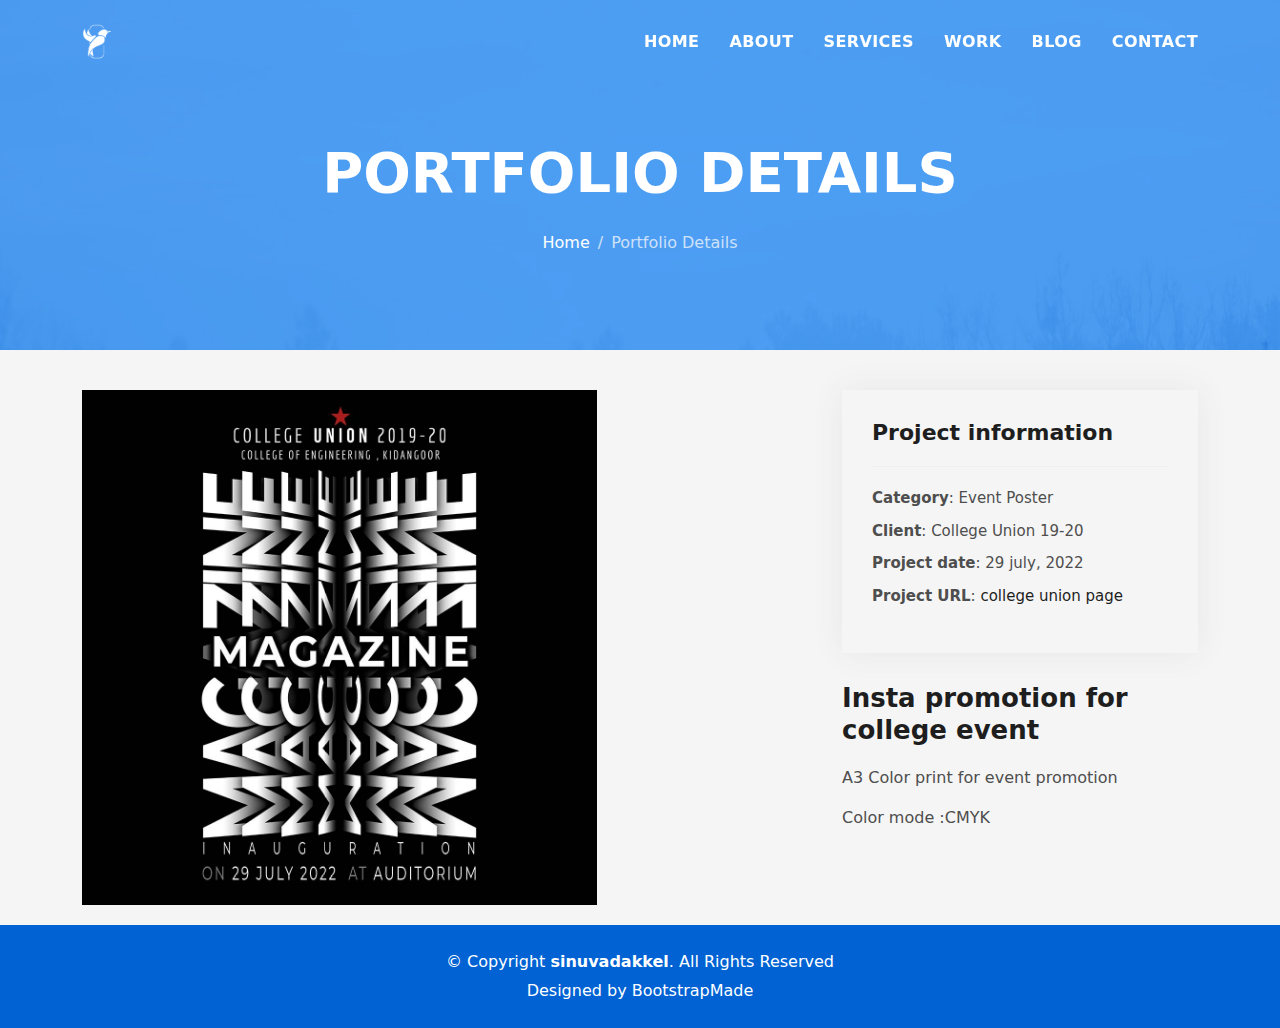
<file: magprint.html>
<!DOCTYPE html>
<html lang="en">

<head>
  <meta charset="utf-8">
  <meta content="width=device-width, initial-scale=1.0" name="viewport">

  <title>My Portfolio</title>
  <meta content="" name="description">
  <meta content="" name="keywords">

  <!-- Favicons -->
  <link href="assets/img/favicon.png" rel="icon">
  <link href="assets/img/apple-touch-icon.png" rel="apple-touch-icon">

  <!-- Vendor CSS Files -->
  <link href="assets/vendor/bootstrap/css/bootstrap.min.css" rel="stylesheet">
  <link href="assets/vendor/bootstrap-icons/bootstrap-icons.css" rel="stylesheet">
  <link href="assets/vendor/glightbox/css/glightbox.min.css" rel="stylesheet">
  <link href="assets/vendor/swiper/swiper-bundle.min.css" rel="stylesheet">

  <!-- Template Main CSS File -->
  <link href="assets/css/style.css" rel="stylesheet">

  <!-- =======================================================
  * Template Name: DevFolio - v4.8.1
  * Template URL: https://bootstrapmade.com/devfolio-bootstrap-portfolio-html-template/
  * Author: BootstrapMade.com
  * License: https://bootstrapmade.com/license/
  ======================================================== -->
</head>

<body>

  <!-- ======= Header ======= -->
  <header id="header" class="fixed-top">
    <div class="container d-flex align-items-center justify-content-between">

      <h1 class="logo"><a href="index.html"><img src="assets/img/logo.png"></a></h1>
      <!-- Uncomment below if you prefer to use an image logo -->
      <!-- <a href="index.html" class="logo"><img src="assets/img/logo.png" alt="" class="img-fluid"></a>-->

      <nav id="navbar" class="navbar">
        <ul>
          <li><a class="nav-link scrollto " href="#hero">Home</a></li>
          <li><a class="nav-link scrollto" href="#about">About</a></li>
          <li><a class="nav-link scrollto" href="#services">Services</a></li>
          <li><a class="nav-link scrollto " href="#work">Work</a></li>
          <li><a class="nav-link scrollto " href="#blog">Blog</a></li>
          
          <li><a class="nav-link scrollto" href="#contact">Contact</a></li>
        </ul>
        <i class="bi bi-list mobile-nav-toggle"></i>
      </nav><!-- .navbar -->

    </div>
  </header><!-- End Header -->

  <div class="hero hero-single route bg-image" style="background-image: url(assets/img/overlay-bg.jpg)">
    <div class="overlay-mf"></div>
    <div class="hero-content display-table">
      <div class="table-cell">
        <div class="container">
          <h2 class="hero-title mb-4">Portfolio Details</h2>
          <ol class="breadcrumb d-flex justify-content-center">
            <li class="breadcrumb-item">
              <a href="#">Home</a>
            </li>
            <li class="breadcrumb-item active">Portfolio Details</li>
          </ol>
        </div>
      </div>
    </div>
  </div>

  <main id="main">

    <!-- ======= Portfolio Details Section ======= -->
    <section id="portfolio-details" class="portfolio-details">
      <div class="container">

        <div class="row gy-4">

          <div class="col-lg-8">
            <div class="portfolio-details-slider swiper">
              <div class="swiper-wrapper align-items-center">

                <div class="swiper-slide">
                  <img src="assets\img\work-2.png" alt="">
                </div>


              </div>
              <div class="swiper-pagination"></div>
            </div>
          </div>

          <div class="col-lg-4">
            <div class="portfolio-info">
              <h3>Project information</h3>
              <ul>
                <li><strong>Category</strong>: Event Poster</li>
                <li><strong>Client</strong>: College Union 19-20</li>
                <li><strong>Project date</strong>: 29 july, 2022</li>
                <li><strong>Project URL</strong>: <a href="https://instagram.com/cekunion_19_20?igshid=YmMyMTA2M2Y">college union page</a></li>
              </ul>
            </div>
            <div class="portfolio-description">
              <h2>Insta promotion for college event</h2>
              <p>
                A3 Color print for event promotion 
                <p>
                Color mode :CMYK
            </p>
                 </p>
            </div>
          </div>

        </div>

      </div>
    </section><!-- End Portfolio Details Section -->

  </main><!-- End #main -->

  <!-- ======= Footer ======= -->
  <footer>
    <div class="container">
      <div class="row">
        <div class="col-sm-12">
          <div class="copyright-box">
            <p class="copyright">&copy; Copyright <strong>sinuvadakkel</strong>. All Rights Reserved</p>
            <div class="credits">
             
              Designed by <a href="https://bootstrapmade.com/">BootstrapMade</a>
            </div>
          </div>
        </div>
      </div>
    </div>
  </footer><!-- End  Footer -->

  <div id="preloader"></div>
  <a href="#" class="back-to-top d-flex align-items-center justify-content-center"><i class="bi bi-arrow-up-short"></i></a>

  <!-- Vendor JS Files -->
  <script src="assets/vendor/purecounter/purecounter_vanilla.js"></script>
  <script src="assets/vendor/bootstrap/js/bootstrap.bundle.min.js"></script>
  <script src="assets/vendor/glightbox/js/glightbox.min.js"></script>
  <script src="assets/vendor/swiper/swiper-bundle.min.js"></script>
  <script src="assets/vendor/typed.js/typed.min.js"></script>
  <script src="assets/vendor/php-email-form/validate.js"></script>

  <!-- Template Main JS File -->
  <script src="assets/js/main.js"></script>

</body>

</html>
</file>
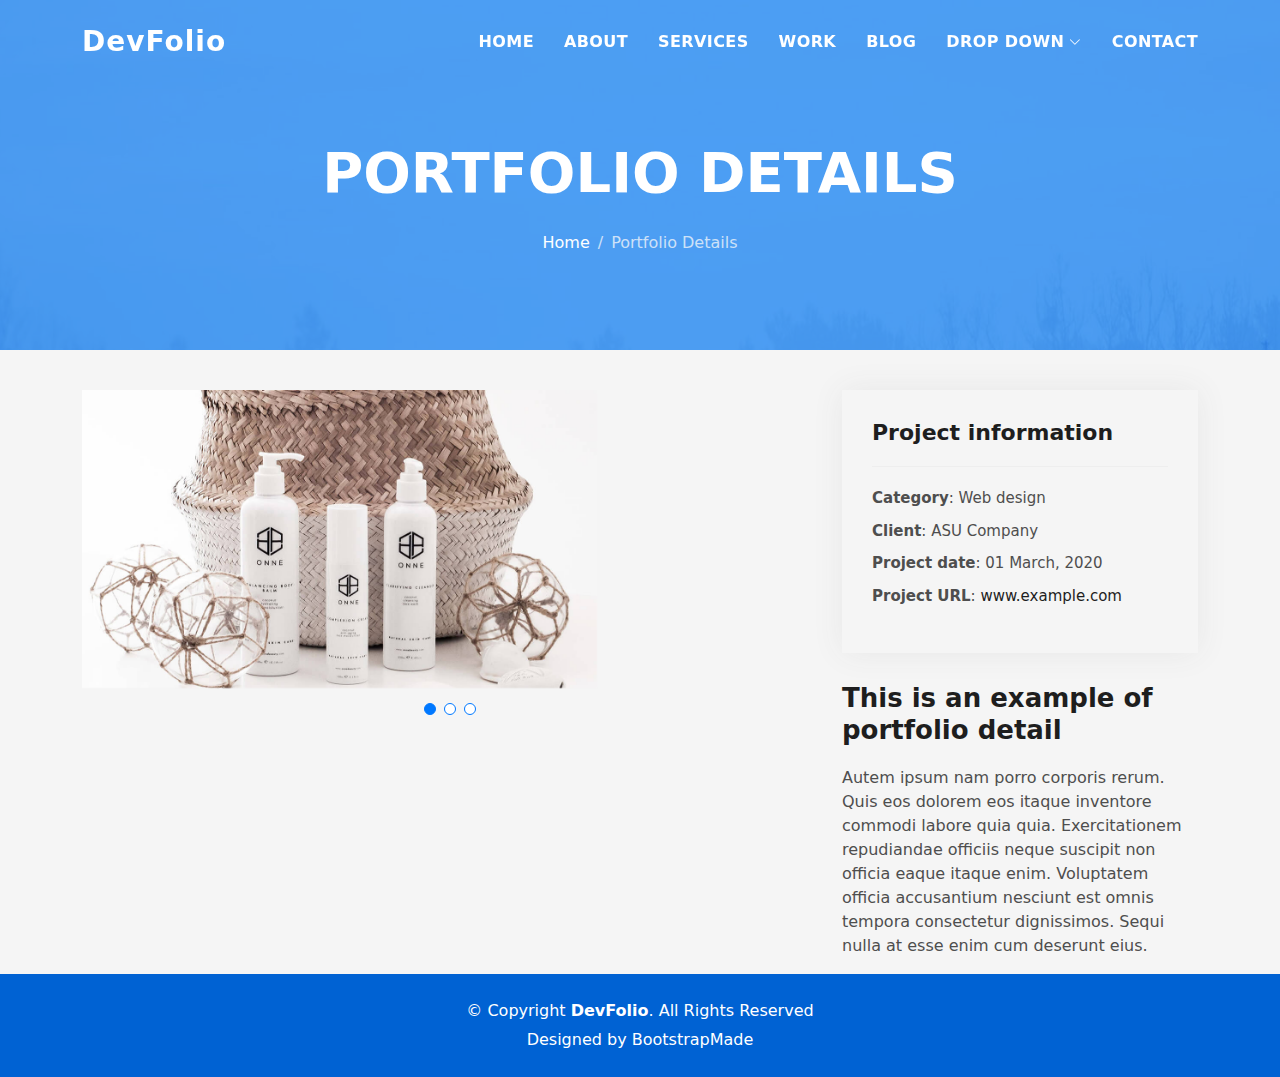
<file: portfolio-details.html>
<!DOCTYPE html>
<html lang="en">

<head>
  <meta charset="utf-8">
  <meta content="width=device-width, initial-scale=1.0" name="viewport">

  <title>DevFolio Bootstrap Portfolio Template - Portfolio Details</title>
  <meta content="" name="description">
  <meta content="" name="keywords">

  <!-- Favicons -->
  <link href="assets/img/favicon.png" rel="icon">
  <link href="assets/img/apple-touch-icon.png" rel="apple-touch-icon">

  <!-- Vendor CSS Files -->
  <link href="assets/vendor/bootstrap/css/bootstrap.min.css" rel="stylesheet">
  <link href="assets/vendor/bootstrap-icons/bootstrap-icons.css" rel="stylesheet">
  <link href="assets/vendor/glightbox/css/glightbox.min.css" rel="stylesheet">
  <link href="assets/vendor/swiper/swiper-bundle.min.css" rel="stylesheet">

  <!-- Template Main CSS File -->
  <link href="assets/css/style.css" rel="stylesheet">

  <!-- =======================================================
  * Template Name: DevFolio - v4.8.1
  * Template URL: https://bootstrapmade.com/devfolio-bootstrap-portfolio-html-template/
  * Author: BootstrapMade.com
  * License: https://bootstrapmade.com/license/
  ======================================================== -->
</head>

<body>

  <!-- ======= Header ======= -->
  <header id="header" class="fixed-top">
    <div class="container d-flex align-items-center justify-content-between">

      <h1 class="logo"><a href="index.html">DevFolio</a></h1>
      <!-- Uncomment below if you prefer to use an image logo -->
      <!-- <a href="index.html" class="logo"><img src="assets/img/logo.png" alt="" class="img-fluid"></a>-->

      <nav id="navbar" class="navbar">
        <ul>
          <li><a class="nav-link scrollto " href="#hero">Home</a></li>
          <li><a class="nav-link scrollto" href="#about">About</a></li>
          <li><a class="nav-link scrollto" href="#services">Services</a></li>
          <li><a class="nav-link scrollto " href="#work">Work</a></li>
          <li><a class="nav-link scrollto " href="#blog">Blog</a></li>
          <li class="dropdown"><a href="#"><span>Drop Down</span> <i class="bi bi-chevron-down"></i></a>
            <ul>
              <li><a href="#">Drop Down 1</a></li>
              <li class="dropdown"><a href="#"><span>Deep Drop Down</span> <i class="bi bi-chevron-right"></i></a>
                <ul>
                  <li><a href="#">Deep Drop Down 1</a></li>
                  <li><a href="#">Deep Drop Down 2</a></li>
                  <li><a href="#">Deep Drop Down 3</a></li>
                  <li><a href="#">Deep Drop Down 4</a></li>
                  <li><a href="#">Deep Drop Down 5</a></li>
                </ul>
              </li>
              <li><a href="#">Drop Down 2</a></li>
              <li><a href="#">Drop Down 3</a></li>
              <li><a href="#">Drop Down 4</a></li>
            </ul>
          </li>
          <li><a class="nav-link scrollto" href="#contact">Contact</a></li>
        </ul>
        <i class="bi bi-list mobile-nav-toggle"></i>
      </nav><!-- .navbar -->

    </div>
  </header><!-- End Header -->

  <div class="hero hero-single route bg-image" style="background-image: url(assets/img/overlay-bg.jpg)">
    <div class="overlay-mf"></div>
    <div class="hero-content display-table">
      <div class="table-cell">
        <div class="container">
          <h2 class="hero-title mb-4">Portfolio Details</h2>
          <ol class="breadcrumb d-flex justify-content-center">
            <li class="breadcrumb-item">
              <a href="#">Home</a>
            </li>
            <li class="breadcrumb-item active">Portfolio Details</li>
          </ol>
        </div>
      </div>
    </div>
  </div>

  <main id="main">

    <!-- ======= Portfolio Details Section ======= -->
    <section id="portfolio-details" class="portfolio-details">
      <div class="container">

        <div class="row gy-4">

          <div class="col-lg-8">
            <div class="portfolio-details-slider swiper">
              <div class="swiper-wrapper align-items-center">

                <div class="swiper-slide">
                  <img src="assets/img/portfolio-details-1.jpg" alt="">
                </div>

                <div class="swiper-slide">
                  <img src="assets/img/portfolio-details-2.jpg" alt="">
                </div>

                <div class="swiper-slide">
                  <img src="assets/img/portfolio-details-3.jpg" alt="">
                </div>

              </div>
              <div class="swiper-pagination"></div>
            </div>
          </div>

          <div class="col-lg-4">
            <div class="portfolio-info">
              <h3>Project information</h3>
              <ul>
                <li><strong>Category</strong>: Web design</li>
                <li><strong>Client</strong>: ASU Company</li>
                <li><strong>Project date</strong>: 01 March, 2020</li>
                <li><strong>Project URL</strong>: <a href="#">www.example.com</a></li>
              </ul>
            </div>
            <div class="portfolio-description">
              <h2>This is an example of portfolio detail</h2>
              <p>
                Autem ipsum nam porro corporis rerum. Quis eos dolorem eos itaque inventore commodi labore quia quia. Exercitationem repudiandae officiis neque suscipit non officia eaque itaque enim. Voluptatem officia accusantium nesciunt est omnis tempora consectetur dignissimos. Sequi nulla at esse enim cum deserunt eius.
              </p>
            </div>
          </div>

        </div>

      </div>
    </section><!-- End Portfolio Details Section -->

  </main><!-- End #main -->

  <!-- ======= Footer ======= -->
  <footer>
    <div class="container">
      <div class="row">
        <div class="col-sm-12">
          <div class="copyright-box">
            <p class="copyright">&copy; Copyright <strong>DevFolio</strong>. All Rights Reserved</p>
            <div class="credits">
              <!--
              All the links in the footer should remain intact.
              You can delete the links only if you purchased the pro version.
              Licensing information: https://bootstrapmade.com/license/
              Purchase the pro version with working PHP/AJAX contact form: https://bootstrapmade.com/buy/?theme=DevFolio
            -->
              Designed by <a href="https://bootstrapmade.com/">BootstrapMade</a>
            </div>
          </div>
        </div>
      </div>
    </div>
  </footer><!-- End  Footer -->

  <div id="preloader"></div>
  <a href="#" class="back-to-top d-flex align-items-center justify-content-center"><i class="bi bi-arrow-up-short"></i></a>

  <!-- Vendor JS Files -->
  <script src="assets/vendor/purecounter/purecounter_vanilla.js"></script>
  <script src="assets/vendor/bootstrap/js/bootstrap.bundle.min.js"></script>
  <script src="assets/vendor/glightbox/js/glightbox.min.js"></script>
  <script src="assets/vendor/swiper/swiper-bundle.min.js"></script>
  <script src="assets/vendor/typed.js/typed.min.js"></script>
  <script src="assets/vendor/php-email-form/validate.js"></script>

  <!-- Template Main JS File -->
  <script src="assets/js/main.js"></script>

</body>

</html>
</file>
<file: assets/css/style.css>
/**
* Template Name: DevFolio - v4.8.1
* Template URL: https://bootstrapmade.com/devfolio-bootstrap-portfolio-html-template/
* Author: BootstrapMade.com
* License: https://bootstrapmade.com/license/
*/

/*--------------------------------------------------------------
# General
--------------------------------------------------------------*/
body {
  background-color: #f5f5f5;
  color: #4e4e4e;
}

h1,
h2,
h3,
h4,
h5,
h6 {
  color: #1e1e1e;
}

a {
  color: #1e1e1e;
  text-decoration: none;
  transition: all 0.5s ease-in-out;
}

a:hover {
  color: #0078ff;
  text-decoration: none;
  transition: all 0.5s ease-in-out;
}

.p-r {
  position: relative;
}

.color-a {
  text-decoration: none;
  color: #0078ff;
}

.color-d {
  color: #f5f5f5;
}

.color-text-a {
  text-decoration: none;
  color: #4e4e4e;
}

.box-shadow,
.card-blog,
.work-box,
.service-box,
.paralax-mf {
  box-shadow: 0 13px 8px -10px rgba(0, 0, 0, 0.1);
}

.box-shadow-a,
.button:hover {
  text-decoration: none;
  box-shadow: 0 0 0 4px #cde1f8;
}

.display-5 {
  font-size: 2.5rem;
  font-weight: 300;
  line-height: 1.1;
}

.display-6 {
  font-size: 2rem;
  font-weight: 300;
  line-height: 1.1;
}

.avatar {
  width: 32px;
  height: 32px;
  margin-right: 4px;
  overflow: hidden;
}

.bg-image {
  background-repeat: no-repeat;
  background-attachment: fixed;
  background-size: cover;
  background-position: center center;
}

@media (max-width: 1024px) {
  .bg-image {
    background-attachment: scroll;
  }
}

.overlay-mf {
  background-color: #0078ff;
}

.overlay-mf {
  position: absolute;
  top: 0;
  left: 0px;
  padding: 0;
  height: 100%;
  width: 100%;
  opacity: 0.7;
}

.paralax-mf {
  position: relative;
  padding: 8rem 0;
}

.display-table {
  width: 100%;
  height: 100%;
  display: table;
}

.table-cell {
  display: table-cell;
  vertical-align: middle;
}

/*--/ Sections /--*/
.sect-4 {
  padding: 4rem 0;
}

.sect-pt4 {
  padding-top: 4rem;
}

.sect-mt4 {
  margin-top: 4rem;
}

/*--/ Title s /--*/
.title-s {
  font-weight: 600;
  color: #1e1e1e;
  font-size: 1.1rem;
}

/*--/ Title A /--*/
.title-box {
  margin-bottom: 4rem;
}

.title-a {
  text-decoration: none;
  font-size: 3rem;
  font-weight: bold;
  text-transform: uppercase;
}

.subtitle-a {
  text-decoration: none;
  color: #4e4e4e;
}

.line-mf {
  width: 40px;
  height: 5px;
  background-color: #0078ff;
  margin: 0 auto;
}

/*--/ Title Left /--*/
.title-box-2 {
  margin-bottom: 3rem;
}

.title-left {
  font-size: 2rem;
  position: relative;
}

.title-left:before {
  content: "";
  position: absolute;
  height: 3px;
  background-color: #0078ff;
  width: 100px;
  bottom: -12px;
}

/*------/ Box /------*/
.box-pl2 {
  padding-left: 2rem;
}

.box-shadow-full {
  padding: 3rem 1.25rem;
  position: relative;
  background-color: #fff;
  margin-bottom: 3rem;
  z-index: 2;
  box-shadow: 0 1px 1px 0 rgba(0, 0, 0, 0.06), 0 2px 5px 0 rgba(0, 0, 0, 0.2);
}

@media (min-width: 768px) {
  .box-shadow-full {
    padding: 3rem;
  }
}

/*------/ Socials /------*/
.socials {
  padding: 1.5rem 0;
}

.socials ul li {
  display: inline-block;
}

.socials .ico-circle {
  height: 40px;
  width: 40px;
  font-size: 1.2rem;
  border-radius: 50%;
  line-height: 1.6;
  margin: 0 15px 0 0;
  box-shadow: 0 0 0 3px #0078ff;
  transition: all 500ms ease;
}

.socials .ico-circle:hover {
  background-color: #0078ff;
  color: #fff;
  box-shadow: 0 0 0 3px #cde1f8;
  transition: all 500ms ease;
}

/*------/ Ul resect /------*/
.ul-resect,
.widget-tags ul,
.widget-sidebar .list-sidebar,
.box-comments .list-comments,
.blog-wrapper .post-meta ul,
.list-ico,
.socials ul {
  list-style: none;
  padding-left: 0;
  margin-bottom: 0;
}

.list-ico {
  line-height: 2;
}

.list-ico span {
  color: #0078ff;
  margin-right: 10px;
}

/*------/ Ico Circle /------*/
.ico-circle {
  height: 100px;
  width: 100px;
  font-size: 2rem;
  border-radius: 50%;
  line-height: 1.55;
  margin: 0 auto;
  text-align: center;
  box-shadow: 0 0 0 10px #0078ff;
  display: block;
}

/*------/ Owl Carousel /------*/
.owl-theme .owl-dots {
  text-align: center;
  margin-top: 18px;
}

.owl-theme .owl-dots .owl-dot {
  display: inline-block;
}

.owl-theme .owl-dots .owl-dot span {
  width: 18px;
  height: 7px;
  margin: 5px 5px;
  background: #cde1f8;
  border: 0px solid #cde1f8;
  display: block;
  transition: all 0.6s ease-in-out;
  cursor: pointer;
}

.owl-theme .owl-dots .owl-dot:hover span {
  background-color: #cde1f8;
}

.owl-theme .owl-dots .owl-dot.active span {
  background-color: #1B1B1B;
  width: 25px;
}

/*--/ Scrolltop s /--*/
.scrolltop-mf {
  position: relative;
  display: none;
}

.scrolltop-mf span {
  z-index: 999;
  position: fixed;
  width: 42px;
  height: 42px;
  background-color: #0078ff;
  opacity: 0.7;
  font-size: 1.6rem;
  line-height: 1.5;
  text-align: center;
  color: #fff;
  top: auto;
  left: auto;
  right: 30px;
  bottom: 50px;
  cursor: pointer;
  border-radius: 50%;
}

/*--------------------------------------------------------------
# Back to top button
--------------------------------------------------------------*/
.back-to-top {
  position: fixed;
  visibility: hidden;
  opacity: 0;
  right: 15px;
  bottom: 15px;
  z-index: 996;
  background: #0078ff;
  width: 40px;
  height: 40px;
  border-radius: 50px;
  transition: all 0.4s;
}

.back-to-top i {
  font-size: 28px;
  color: #fff;
  line-height: 0;
}

.back-to-top:hover {
  background: #298eff;
  color: #fff;
}

.back-to-top.active {
  visibility: visible;
  opacity: 1;
}

/*------/ Prelaoder /------*/
#preloader {
  position: fixed;
  top: 0;
  left: 0;
  right: 0;
  bottom: 0;
  z-index: 9999;
  overflow: hidden;
  background: #fff;
}

#preloader:before {
  content: "";
  position: fixed;
  top: calc(50% - 30px);
  left: calc(50% - 30px);
  border: 6px solid #f2f2f2;
  border-top: 6px solid #0078ff;
  border-radius: 50%;
  width: 60px;
  height: 60px;
  -webkit-animation: animate-preloader 1s linear infinite;
  animation: animate-preloader 1s linear infinite;
}

@-webkit-keyframes animate-preloader {
  0% {
    transform: rotate(0deg);
  }

  100% {
    transform: rotate(360deg);
  }
}

@keyframes animate-preloader {
  0% {
    transform: rotate(0deg);
  }

  100% {
    transform: rotate(360deg);
  }
}

/*------/ Button /------*/
.button {
  display: inline-block;
  padding: 0.3rem 0.6rem;
  text-align: center;
  vertical-align: middle;
  -webkit-user-select: none;
  -moz-user-select: none;
  user-select: none;
  font-size: 1rem;
  border-radius: 0.3rem;
  border: 1px solid transparent;
  transition: all 500ms ease;
  cursor: pointer;
}

.button:focus {
  outline: 0;
}

.button:hover {
  background-color: #0062d3;
  color: #fff;
  transition: all 500ms ease;
}

.button-a {
  text-decoration: none;
  background-color: #0078ff;
  color: #fff;
  border-color: #cde1f8;
}

.button-big {
  padding: 0.9rem 2.3rem;
  font-size: 1.2rem;
}

.button-rouded {
  border-radius: 5rem;
}

.btn-lg {
  padding: 0.5rem 1rem;
  font-size: 1.25rem;
  line-height: 1.5;
  border-radius: 0.3rem;
}

/*--------------------------------------------------------------
# Header
--------------------------------------------------------------*/
#header {
  transition: all 0.5s;
  z-index: 997;
  padding: 20px 0;
}

#header .logo {
  font-size: 28px;
  margin: 0;
  padding: 0;
  font-weight: 600;
  letter-spacing: 1px;
}

#header .logo a {
  color: #fff;
}

#header .logo img {
  max-height: 40px;
}

#header.header-scrolled {
  background: rgba(0, 0, 0, 0.9);
  padding: 12px 0;
}

/*--------------------------------------------------------------
# Navigation Menu
--------------------------------------------------------------*/
/**
* Desktop Navigation 
*/
.navbar {
  padding: 0;
}

.navbar ul {
  margin: 0;
  padding: 0;
  display: flex;
  list-style: none;
  align-items: center;
}

.navbar li {
  position: relative;
}

.navbar>ul>li {
  white-space: nowrap;
  padding: 10px 0 10px 30px;
}

.navbar a,
.navbar a:focus {
  display: flex;
  align-items: center;
  justify-content: space-between;
  color: #fff;
  font-size: 16px;
  font-weight: 600;
  padding: 0;
  white-space: nowrap;
  transition: 0.3s;
  letter-spacing: 0.4px;
  position: relative;
  text-transform: uppercase;
}

.navbar a i,
.navbar a:focus i {
  font-size: 12px;
  line-height: 0;
  margin-left: 5px;
}

.navbar>ul>li>a:before {
  content: "";
  position: absolute;
  width: 100%;
  height: 2px;
  bottom: -6px;
  left: 0;
  width: 0;
  background-color: #fff;
  visibility: hidden;
  transition: all 0.3s ease-in-out 0s;
}

.navbar a:hover:before,
.navbar li:hover>a:before,
.navbar .active:before {
  visibility: visible;
  width: 80%;
}

.navbar a:hover,
.navbar .active,
.navbar .active:focus,
.navbar li:hover>a {
  color: #fff;
}

.navbar .dropdown ul {
  display: block;
  position: absolute;
  left: 30px;
  top: calc(100% + 30px);
  margin: 0;
  padding: 10px 0;
  z-index: 99;
  opacity: 0;
  visibility: hidden;
  background: #fff;
  box-shadow: 0px 0px 30px rgba(127, 137, 161, 0.25);
  transition: 0.3s;
}

.navbar .dropdown ul li {
  min-width: 200px;
}

.navbar .dropdown ul a {
  padding: 10px 20px;
  font-size: 14px;
  text-transform: none;
  color: #4e4e4e;
}

.navbar .dropdown ul a i {
  font-size: 12px;
}

.navbar .dropdown ul a:hover,
.navbar .dropdown ul .active:hover,
.navbar .dropdown ul li:hover>a {
  color: #0078ff;
}

.navbar .dropdown:hover>ul {
  opacity: 1;
  top: 100%;
  visibility: visible;
}

.navbar .dropdown .dropdown ul {
  top: 0;
  left: calc(100% - 30px);
  visibility: hidden;
}

.navbar .dropdown .dropdown:hover>ul {
  opacity: 1;
  top: 0;
  left: 100%;
  visibility: visible;
}

@media (max-width: 1366px) {
  .navbar .dropdown .dropdown ul {
    left: -90%;
  }

  .navbar .dropdown .dropdown:hover>ul {
    left: -100%;
  }
}

/**
* Mobile Navigation 
*/
.mobile-nav-toggle {
  color: #fff;
  font-size: 28px;
  cursor: pointer;
  display: none;
  line-height: 0;
  transition: 0.5s;
}

@media (max-width: 991px) {
  .mobile-nav-toggle {
    display: block;
  }

  .navbar ul {
    display: none;
  }
}

.navbar-mobile {
  position: fixed;
  overflow: hidden;
  top: 0;
  right: 0;
  left: 0;
  bottom: 0;
  background: rgba(78, 78, 78, 0.9);
  transition: 0.3s;
  z-index: 999;
}

.navbar-mobile .mobile-nav-toggle {
  position: absolute;
  top: 15px;
  right: 15px;
}

.navbar-mobile ul {
  display: block;
  position: absolute;
  top: 55px;
  right: 15px;
  bottom: 15px;
  left: 15px;
  padding: 10px 0;
  background-color: #fff;
  overflow-y: auto;
  transition: 0.3s;
}

.navbar-mobile>ul>li {
  padding: 0;
}

.navbar-mobile a:hover:before,
.navbar-mobile li:hover>a:before,
.navbar-mobile .active:before {
  visibility: hidden;
}

.navbar-mobile a,
.navbar-mobile a:focus {
  padding: 10px 20px;
  font-size: 15px;
  color: #4e4e4e;
}

.navbar-mobile a:hover,
.navbar-mobile .active,
.navbar-mobile li:hover>a {
  color: #0078ff;
}

.navbar-mobile .getstarted,
.navbar-mobile .getstarted:focus {
  margin: 15px;
}

.navbar-mobile .dropdown ul {
  position: static;
  display: none;
  margin: 10px 20px;
  padding: 10px 0;
  z-index: 99;
  opacity: 1;
  visibility: visible;
  background: #fff;
  box-shadow: 0px 0px 30px rgba(127, 137, 161, 0.25);
}

.navbar-mobile .dropdown ul li {
  min-width: 200px;
}

.navbar-mobile .dropdown ul a {
  padding: 10px 20px;
}

.navbar-mobile .dropdown ul a i {
  font-size: 12px;
}

.navbar-mobile .dropdown ul a:hover,
.navbar-mobile .dropdown ul .active:hover,
.navbar-mobile .dropdown ul li:hover>a {
  color: #0078ff;
}

.navbar-mobile .dropdown>.dropdown-active {
  display: block;
}

/*--------------------------------------------------------------
# Hero Section
--------------------------------------------------------------*/
.hero {
  height: 100vh;
  position: relative;
  color: #fff;
}

.hero .hero-content {
  text-align: center;
  position: absolute;
}

.hero .overlay-itro {
  background-color: rgba(0, 0, 0, 0.6);
  position: absolute;
  top: 0;
  left: 0px;
  padding: 0;
  height: 100%;
  width: 100%;
  opacity: 0.9;
}

.hero .hero-title {
  color: #fff;
  font-weight: 600;
  font-size: 3rem;
}

@media (min-width: 768px) {
  .hero .hero-title {
    font-size: 4.5rem;
  }
}

.hero .hero-subtitle {
  font-size: 1.5rem;
  font-weight: 600;
}

@media (min-width: 768px) {
  .hero .hero-subtitle {
    font-size: 2.5rem;
  }
}

.hero .text-slider-items {
  display: none;
}

.hero-single {
  height: 350px;
}

.hero-single .hero-content {
  margin-top: 30px;
}

.hero-single .hero-title {
  text-transform: uppercase;
  font-size: 3rem;
}

@media (min-width: 768px) {
  .hero-single .hero-title {
    font-size: 3.5rem;
  }
}

.hero-single .breadcrumb {
  background-color: transparent;
  color: #0078ff;
}

.hero-single .breadcrumb .breadcrumb-item:before {
  color: #cde1f8;
}

.hero-single .breadcrumb .breadcrumb-item.active {
  color: #cde1f8;
}

.hero-single .breadcrumb a {
  color: #fff;
}

/*--------------------------------------------------------------
# About
--------------------------------------------------------------*/
.about-mf .box-shadow-full {
  padding-top: 4rem;
  padding-bottom: 4rem;
}

.about-mf .about-img {
  margin-bottom: 2rem;
}

.about-mf .about-img img {
  margin-left: 10px;
}

@media (min-width: 767px) {
  .about-mf .box-pl2 {
    margin-top: 3rem;
    padding-left: 0rem;
  }
}

.skill-mf span {
  color: #4e4e4e;
}

.skill-mf .progress {
  background-color: #cde1f8;
  margin: 0.5rem 0 1.2rem 0;
  border-radius: 0;
  height: 0.7rem;
}

.skill-mf .progress .progress-bar {
  height: 0.7rem;
  background-color: #0078ff;
}

/*--------------------------------------------------------------
# Services
--------------------------------------------------------------*/
.service-box {
  background-color: #fff;
  padding: 2.5rem 1.3rem;
  border-radius: 1rem;
  margin-bottom: 3rem;
  text-align: center;
}

.service-box:hover .ico-circle {
  transition: all 500ms ease;
  color: #fff;
  background-color: #0078ff;
  box-shadow: 0 0 0 10px #cde1f8;
}

.service-box .service-ico {
  margin-bottom: 1rem;
  color: #1e1e1e;
}

.service-box .ico-circle {
  transition: all 500ms ease;
  display: inline-flex;
  align-items: center;
  justify-content: center;
}

.service-box .ico-circle i {
  line-height: 0;
  font-size: 40px;
}

.service-box .s-title {
  font-size: 1.4rem;
  text-transform: uppercase;
  text-align: center;
  padding: 0.4rem 0;
}

.service-box .s-description {
  color: #4e4e4e;
}

/*--------------------------------------------------------------
# Counter
--------------------------------------------------------------*/
.counter-box {
  color: #fff;
  text-align: center;
}

@media (min-width: 577px) {
  .counter-box {
    margin-bottom: 1.8rem;
  }
}

.counter-ico {
  margin-bottom: 1rem;
}

.counter-ico .ico-circle {
  height: 60px;
  width: 60px;
  line-height: 1.5;
  box-shadow: 0 0 0 10px #cde1f8;
}

.counter-num .counter {
  font-size: 2rem;
  margin-bottom: 0;
}

/*--------------------------------------------------------------
# Portfolio
--------------------------------------------------------------*/
.work-box {
  margin-bottom: 3rem;
  -webkit-backface-visibility: hidden;
  backface-visibility: hidden;
  background-color: #fff;
}

.work-box:hover img {
  transform: scale(1.3);
}

.work-img {
  display: block;
  overflow: hidden;
}

.work-img img {
  transition: all 1s;
}

.work-content {
  padding: 2rem 3% 1rem 4%;
}

.work-content .w-more {
  color: #4e4e4e;
  font-size: 0.8rem;
}

.work-content .w-more .w-ctegory {
  color: #0078ff;
}

.work-content .w-like {
  font-size: 2.5rem;
  color: #0078ff;
  float: right;
}

.work-content .w-like a {
  color: #0078ff;
}

.work-content .w-like .num-like {
  font-size: 0.7rem;
}

.w-title {
  font-size: 1.2rem;
}

/*--------------------------------------------------------------
# Portfolio Details
--------------------------------------------------------------*/
.portfolio-details {
  padding-top: 40px;
}

.portfolio-details .portfolio-details-slider img {
  width: 70%;
}

.portfolio-details .portfolio-details-slider .swiper-pagination {
  margin-top: 20px;
  position: relative;
}

.portfolio-details .portfolio-details-slider .swiper-pagination .swiper-pagination-bullet {
  width: 12px;
  height: 12px;
  background-color: #fff;
  opacity: 1;
  border: 1px solid #0078ff;
}

.portfolio-details .portfolio-details-slider .swiper-pagination .swiper-pagination-bullet-active {
  background-color: #0078ff;
}

.portfolio-details .portfolio-info {
  padding: 30px;
  box-shadow: 0px 0 30px rgba(78, 78, 78, 0.08);
}

.portfolio-details .portfolio-info h3 {
  font-size: 22px;
  font-weight: 700;
  margin-bottom: 20px;
  padding-bottom: 20px;
  border-bottom: 1px solid #eee;
}

.portfolio-details .portfolio-info ul {
  list-style: none;
  padding: 0;
  font-size: 15px;
}

.portfolio-details .portfolio-info ul li+li {
  margin-top: 10px;
}

.portfolio-details .portfolio-description {
  padding-top: 30px;
}

.portfolio-details .portfolio-description h2 {
  font-size: 26px;
  font-weight: 700;
  margin-bottom: 20px;
}

.portfolio-details .portfolio-description p {
  padding: 0;
}

/*--------------------------------------------------------------
# Testimonials
--------------------------------------------------------------*/
.testimonial-box {
  color: #fff;
  text-align: center;
}

.testimonial-box .author-test {
  margin-top: 1rem;
}

.testimonial-box .author-test img {
  margin: 0 auto;
}

.testimonial-box .author {
  color: #fff;
  text-transform: uppercase;
  font-weight: 600;
  margin: 1rem 0;
  display: block;
  font-size: 1.4rem;
}

.testimonial-box .comit {
  font-size: 2rem;
  color: #0078ff;
  background-color: #fff;
  width: 52px;
  height: 52px;
  display: block;
  margin: 0 auto;
  border-radius: 50%;
  line-height: 1.6;
}

@media (min-width: 768px) {
  .testimonial-box .description {
    padding: 0 5rem;
  }
}

@media (min-width: 992px) {
  .testimonial-box .description {
    padding: 0 8rem;
  }
}

@media (min-width: 1200px) {
  .testimonial-box .description {
    padding: 0 13rem;
  }
}

.swiper-pagination {
  margin-top: 20px;
  position: relative;
}

.swiper-pagination .swiper-pagination-bullet {
  width: 12px;
  height: 12px;
  background-color: rgba(255, 255, 255, 0.4);
  opacity: 1;
}

.swiper-pagination .swiper-pagination-bullet-active {
  background-color: #fff;
}

/*--------------------------------------------------------------
# Contact
--------------------------------------------------------------*/
.footer-paralax {
  padding: 4rem 0 0 0;
}

.contact-mf {
  margin-top: 4rem;
}

@media (min-width: 767px) {
  .contact-mf .box-pl2 {
    margin-top: 3rem;
    padding-left: 0rem;
  }
}

.php-email-form .error-message {
  display: none;
  color: #fff;
  background: #ed3c0d;
  text-align: center;
  padding: 15px;
  font-weight: 600;
}

.php-email-form .sent-message {
  display: none;
  color: #fff;
  background: #18d26e;
  text-align: center;
  padding: 15px;
  font-weight: 600;
}

.php-email-form .loading {
  display: none;
  background: #fff;
  text-align: center;
  padding: 15px;
}

.php-email-form .loading:before {
  content: "";
  display: inline-block;
  border-radius: 50%;
  width: 24px;
  height: 24px;
  margin: 0 10px -6px 0;
  border: 3px solid #18d26e;
  border-top-color: #eee;
  -webkit-animation: animate-loading 1s linear infinite;
  animation: animate-loading 1s linear infinite;
}

.php-email-form input,
.php-email-form textarea {
  border-radius: 0;
  box-shadow: none;
  font-size: 14px;
}

.php-email-form input:focus,
.php-email-form textarea:focus {
  border-color: #0078ff;
}

.php-email-form input {
  padding: 10px 15px;
}

.php-email-form textarea {
  padding: 12px 15px;
  margin-bottom: 0;
}

.php-email-form button[type=submit] {
  background: #0078ff;
  border: 0;
  padding: 10px 24px;
  color: #fff;
  transition: 0.4s;
}

.php-email-form button[type=submit]:hover {
  background: #3393ff;
}

@-webkit-keyframes animate-loading {
  0% {
    transform: rotate(0deg);
  }

  100% {
    transform: rotate(360deg);
  }
}

@keyframes animate-loading {
  0% {
    transform: rotate(0deg);
  }

  100% {
    transform: rotate(360deg);
  }
}

/*--------------------------------------------------------------
# Blog
--------------------------------------------------------------*/
@media (min-width: 767px) {
  .card-blog {
    margin-bottom: 3rem;
  }
}

.card-blog .card-body {
  position: relative;
}

.card-blog .card-category-box {
  position: absolute;
  text-align: center;
  top: -16px;
  left: 15px;
  right: 15px;
  line-height: 25px;
  overflow: hidden;
}

.card-blog .card-category {
  display: inline-block;
  color: #fff;
  padding: 0 15px 5px;
  overflow: hidden;
  background-color: #0078ff;
  border-radius: 4px;
}

.card-blog .card-category .category {
  color: #fff;
  display: inline-block;
  text-transform: uppercase;
  font-size: 0.7rem;
  letter-spacing: 0.1px;
  margin-bottom: 0;
}

.card-blog .card-title {
  font-size: 1.3rem;
  margin-top: 0.6rem;
}

.card-blog .card-description {
  color: #4e4e4e;
}

.card-blog .post-author {
  display: inline-block;
}

.card-blog .post-date {
  color: #4e4e4e;
  display: inline-block;
  float: right;
}

/*--------------------------------------------------------------
# Blog Single
--------------------------------------------------------------*/
.post-box,
.form-comments,
.box-comments,
.widget-sidebar {
  padding: 2rem;
  background-color: #fff;
  margin-bottom: 3rem;
}

@media (min-width: 768px) {

  .post-box,
  .form-comments,
  .box-comments,
  .widget-sidebar {
    padding: 3rem;
  }
}

.blog-wrapper .article-title {
  font-size: 1.5rem;
}

@media (min-width: 768px) {
  .blog-wrapper .article-title {
    font-size: 1.9rem;
  }
}

.blog-wrapper .post-meta {
  margin: 1rem 0;
}

.blog-wrapper .post-meta ul {
  border-left: 4px solid #0078ff;
  margin-top: 1rem;
}

.blog-wrapper .post-meta ul li {
  display: inline-block;
  margin-left: 15px;
}

.blog-wrapper .post-meta ul a {
  color: #0078ff;
}

.blog-wrapper .post-meta ul span {
  color: #1e1e1e;
}

.blog-wrapper .blockquote {
  border-left: 4px solid #0078ff;
  padding: 18px;
  font-style: italic;
}

/*------/ Comments /------*/
.box-comments .list-comments li {
  padding-bottom: 40px;
}

.box-comments .list-comments .comment-avatar {
  display: table-cell;
  vertical-align: top;
}

.box-comments .list-comments .comment-avatar img {
  width: 80px;
  height: 80px;
}

.box-comments .list-comments .comment-author {
  font-size: 1.3rem;
}

@media (min-width: 768px) {
  .box-comments .list-comments .comment-author {
    font-size: 1.5rem;
  }
}

.box-comments .list-comments .comment-details {
  display: table-cell;
  vertical-align: top;
  padding-left: 25px;
}

.box-comments .list-comments a {
  color: #0078ff;
}

.box-comments .list-comments span {
  color: #1e1e1e;
  font-style: italic;
}

.box-comments .comment-children {
  margin-left: 40px;
}

/*------/ Sidebar /------*/
.widget-sidebar .sidebar-title {
  font-size: 1.6rem;
  font-weight: 600;
  border-left: 5px solid #0078ff;
  padding-left: 15px;
  text-transform: uppercase;
  margin-bottom: 1.5rem;
}

.widget-sidebar .list-sidebar li {
  position: relative;
  padding: 6px 0 6px 24px;
}

.widget-sidebar .list-sidebar li:before {
  position: absolute;
  content: "";
  width: 10px;
  height: 1px;
  left: 0;
  background-color: #0078ff;
  top: 20px;
}

.sidebar-search input {
  background-color: #fff;
  border-radius: 0;
  transition: all 0.5s ease-in-out;
}

.sidebar-search .btn-search {
  background-color: #0078ff;
  border-color: #0078ff;
  border-radius: 0;
  padding-left: 20px;
  padding-right: 20px;
}

.widget-tags ul li {
  display: inline-block;
  background-color: #0078ff;
  padding: 0.2rem 0.6rem;
  margin-bottom: 0.5rem;
  border-radius: 15px;
}

.widget-tags ul li a {
  color: #fff;
}

/*--------------------------------------------------------------
# Footer
--------------------------------------------------------------*/
footer {
  text-align: center;
  color: #fff;
  padding: 25px 0;
  background: #0062d3;
}

footer .copyright {
  margin-bottom: 0.3rem;
}

footer .credits {
  margin-bottom: 0;
}

footer .credits a {
  color: #fff;
}
</file>
